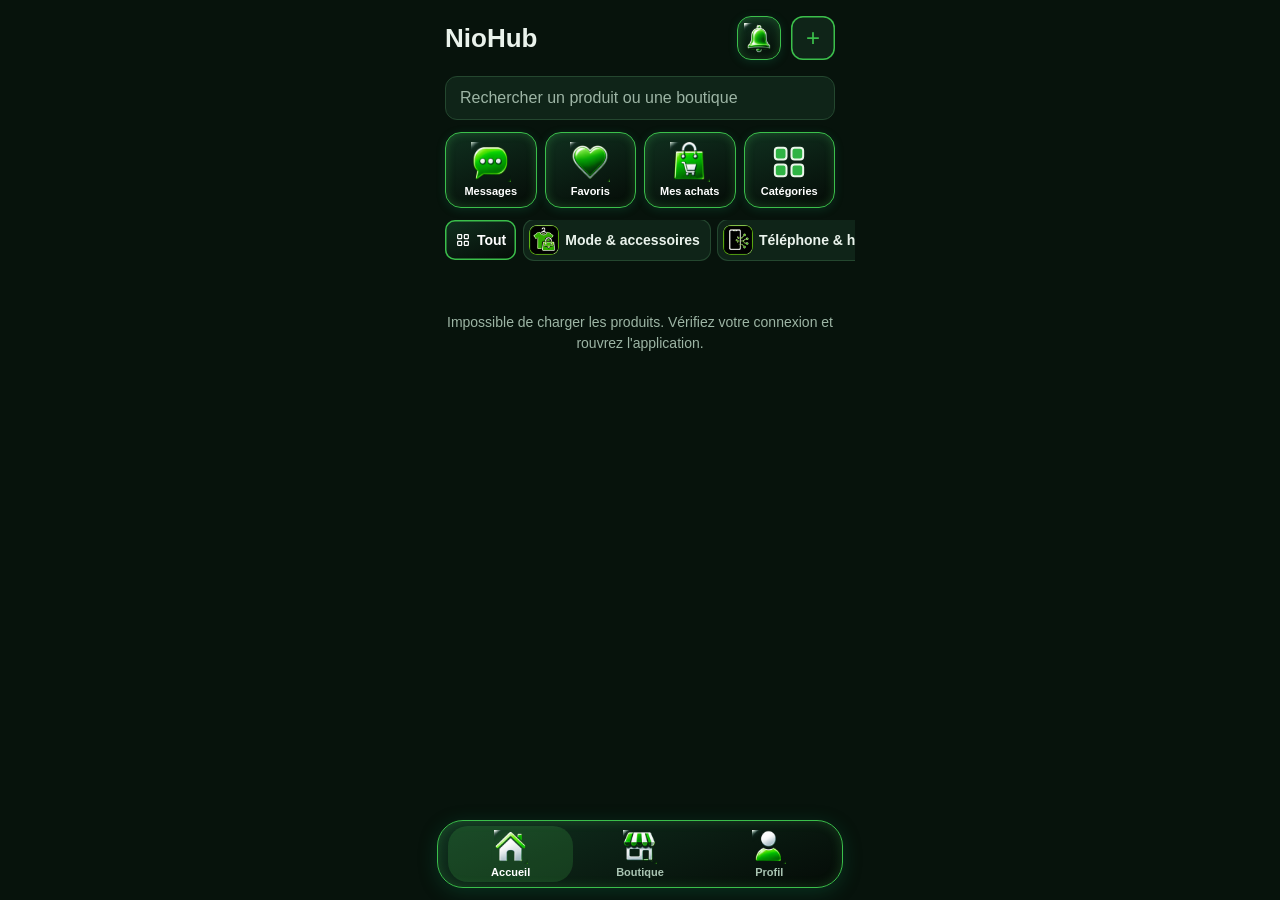
<file: index.html>
<!doctype html>
<html lang="fr" class="sombre">
<head>
<meta charset="utf-8">
<meta name="viewport" content="width=device-width, initial-scale=1, maximum-scale=1, user-scalable=no, interactive-widget=resizes-content">
<title>NioHub</title>
<meta name="description" content="Achetez et vendez près de chez vous, en toute confiance.">
<meta name="theme-color" content="#07130C">
<script src="diagnostic.js"></script>
<script>try{if(localStorage.getItem('niohub_theme')==='clair'){document.documentElement.classList.remove('sombre');document.querySelector('meta[name="theme-color"]').setAttribute('content','#FBF7EE');}}catch(e){}</script>
<link rel="preconnect" href="https://zpmjbggzqwcajjrzfejg.supabase.co" crossorigin>
<link rel="dns-prefetch" href="https://zpmjbggzqwcajjrzfejg.supabase.co">
<link rel="manifest" href="manifest.json">
<link rel="icon" type="image/png" href="icon-192.png">
<link rel="apple-touch-icon" href="apple-touch-icon.png">
<meta name="apple-mobile-web-app-capable" content="yes">
<meta name="mobile-web-app-capable" content="yes">
<meta name="apple-mobile-web-app-title" content="NioHub">
<meta name="apple-mobile-web-app-status-bar-style" content="black">
<link rel="stylesheet" href="style.css">
</head>
<body class="sombre">
<script>if(!document.documentElement.classList.contains('sombre'))document.body.classList.remove('sombre');</script>
<script src="ecran-accueil.js"></script>
<script src="ecran-fiche.js"></script>
<script src="ecran-commande.js"></script>
<script src="ecran-ajout.js"></script>
<script src="ecran-boutique.js"></script>
<script src="ecran-boutique-form.js"></script>
<script src="ecran-mesproduits.js"></script>
<script src="ecran-profil.js"></script>
<script src="ecran-menu.js"></script>
<script src="ecran-statut.js"></script>
<script src="ecran-vitrine.js"></script>
<script src="ecran-bandeau.js"></script>
<script src="ecran-achats.js"></script>
<script src="ecran-raccourcis.js"></script>
<script src="ecran-avis.js"></script>
<script src="ecran-parametres.js"></script>
<script src="ecran-avis-recus.js"></script>
<script src="ecran-fiche-details.js"></script>
<script src="ecran-contact.js"></script>
<script src="ecran-catalogue.js"></script>
<script src="ecran-recherche.js"></script>
<script src="ecran-compte.js"></script>
<script src="ecran-messages.js"></script>
<script src="ecran-notifications.js"></script>
<script src="ecran-boutique-etat.js"></script>
<script src="ecran-pwa.js"></script>
<script src="ecran-details-produit.js"></script>
<script src="ecran-monter.js"></script>
<script src="ecran-liaisons.js"></script>

<script src="version.js"></script>
<script src="config.js"></script>
<script src="donnees-hors-ligne.js"></script>
<script src="donnees-base.js"></script>
<script src="donnees-auth.js"></script>
<script src="donnees-produits.js"></script>
<script src="donnees-boutiques.js"></script>
<script src="donnees-commandes.js"></script>
<script src="donnees-avis.js"></script>
<script src="donnees-profils.js"></script>
<script src="donnees-messages.js"></script>
<script src="donnees-support.js"></script>
<script src="donnees-notifications.js"></script>
<script src="donnees-photos.js"></script>
<script src="bandeau.js"></script>
<script src="app.js"></script>
<script src="commande.js"></script>
<script src="boutique.js"></script>
<script src="compte.js"></script>
<script src="messages.js"></script>
<script src="avis.js"></script>
<script src="statut.js"></script>
<script src="achats.js"></script>
<script src="vitrine.js"></script>
<script src="profil.js"></script>
<script src="parametres.js"></script>
<script src="contact.js"></script>
<script src="notifications.js"></script>
<script src="favoris.js"></script>
<script src="raccourcis.js"></script>
<script src="recherche.js"></script>
<script src="boutique-fiche.js"></script>
<script src="details-produit.js"></script>
<script src="ajout-produit.js"></script>
<script src="fiche-details.js"></script>
<script src="pwa.js"></script>
</body>
</html>
</file>
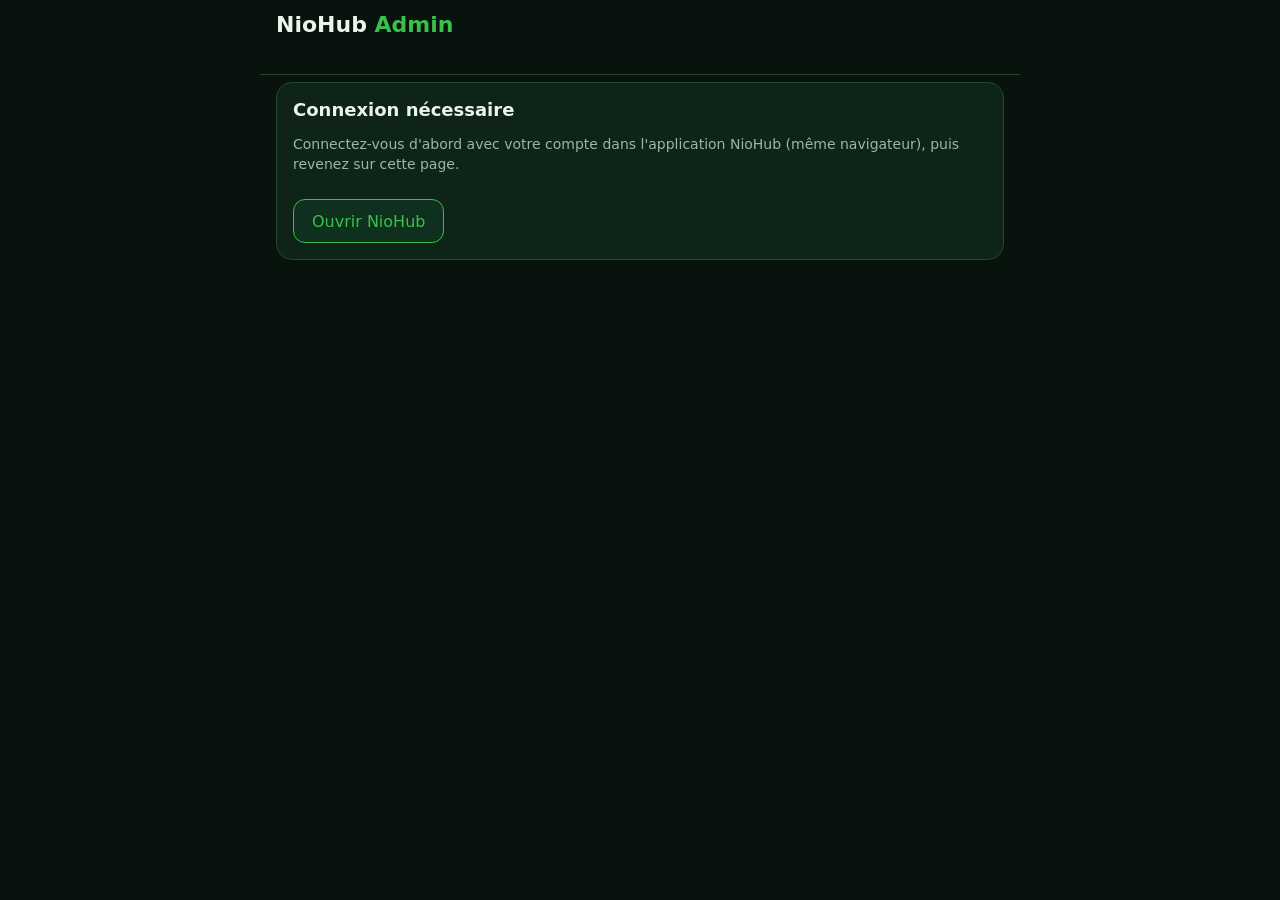
<file: admin.html>
<!DOCTYPE html>
<html lang="fr">
<head>
<meta charset="utf-8">
<meta name="viewport" content="width=device-width, initial-scale=1, viewport-fit=cover">
<meta name="theme-color" content="#07130C">
<meta name="robots" content="noindex, nofollow">
<title>NioHub Admin</title>
<link rel="icon" type="image/png" href="icon-192.png">
<link rel="stylesheet" href="admin.css">
</head>
<body>
<header id="entete">
<div class="entete-gauche"><button id="retour-haut" class="retour-haut" hidden aria-label="Retour">←</button><div class="titre">NioHub <span>Admin</span></div></div>
<div class="entete-droite"><button id="notif-admin" class="notif-admin" hidden>Activer les notifications</button><div id="qui" class="qui"></div></div>
</header>
<nav id="onglets" aria-label="Sections"></nav>
<main id="contenu"><p class="vide">Chargement…</p></main>
<div id="fiche" class="fiche" hidden></div>
<div id="toast" class="toast" hidden></div>
<script src="config.js"></script>
<script src="admin.js"></script>
</body>
</html>
</file>
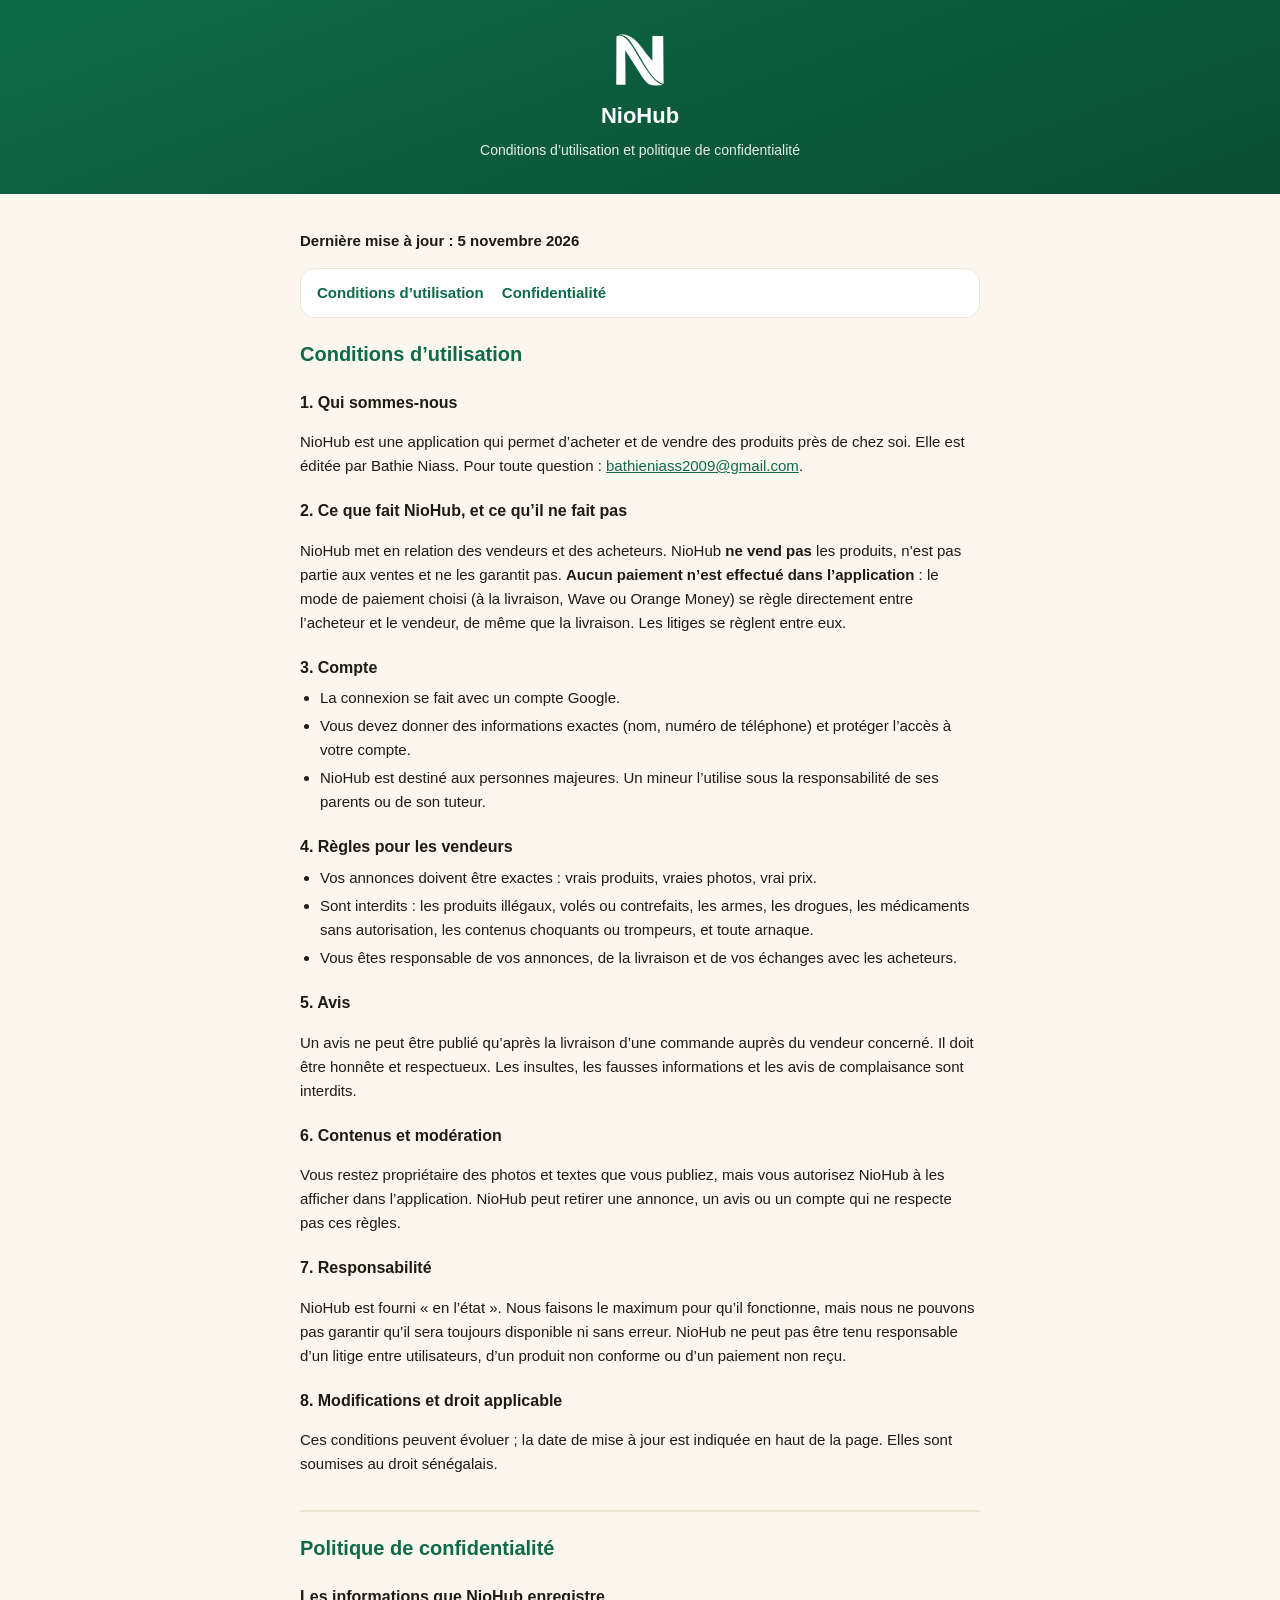
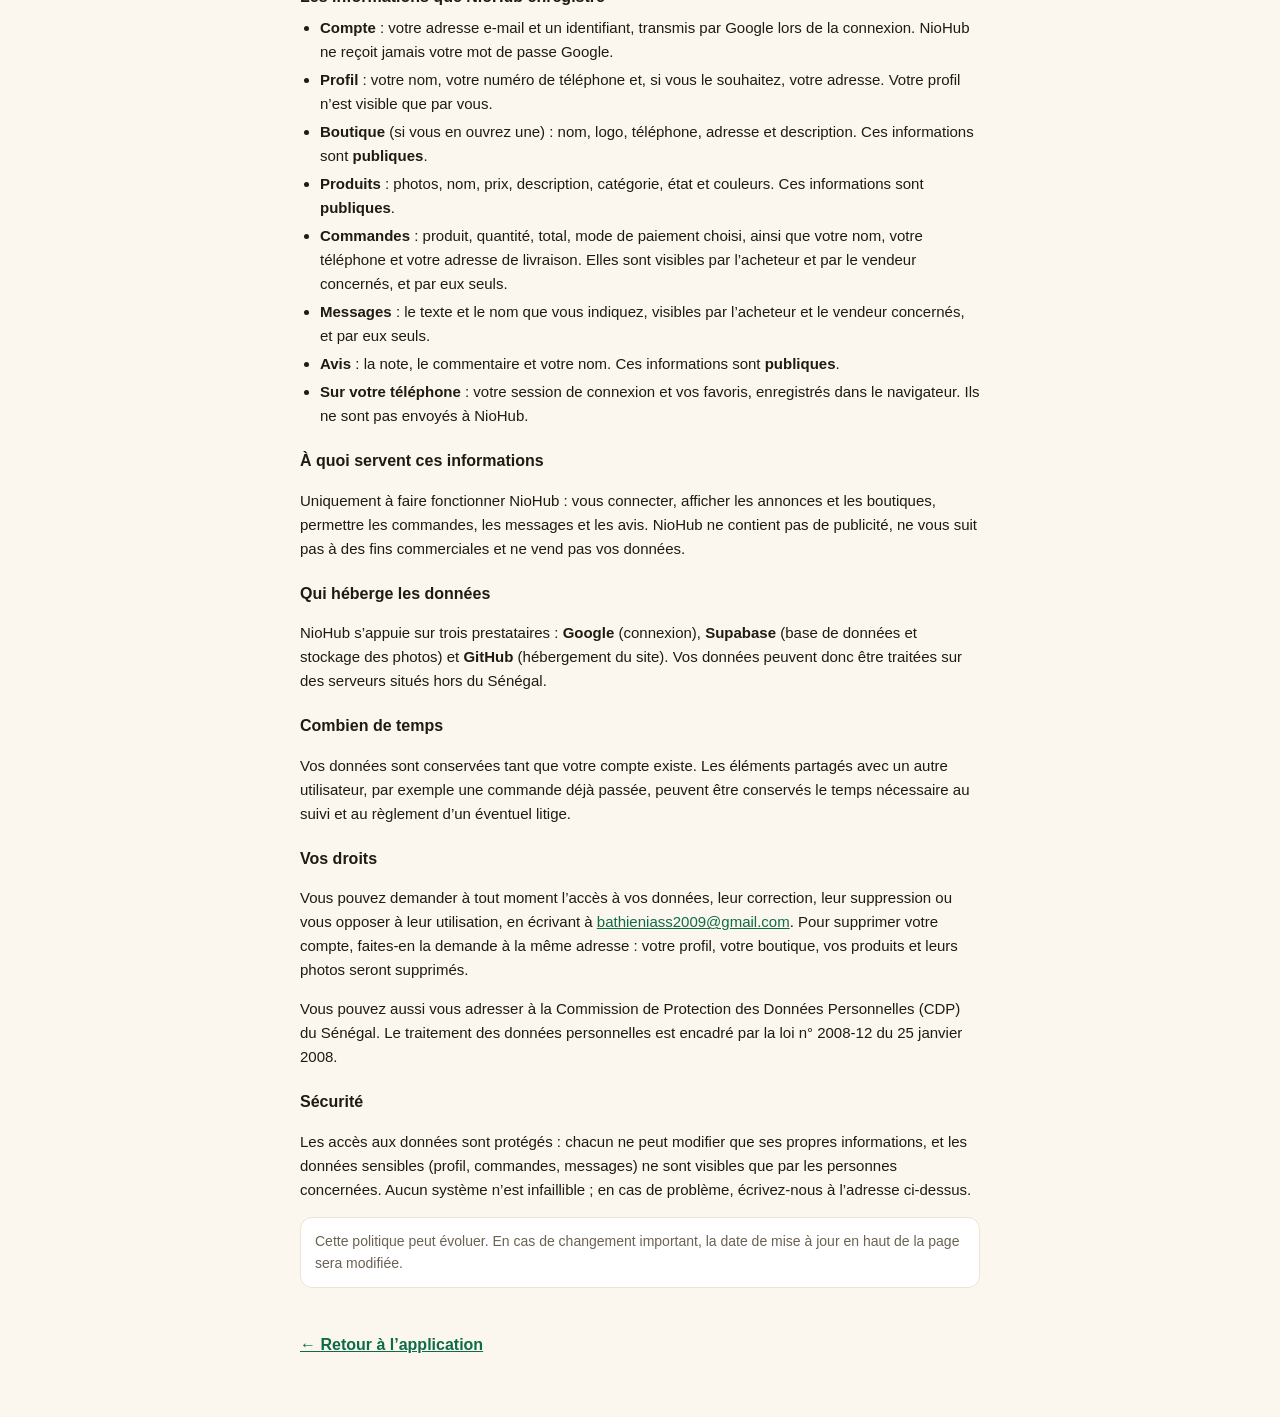
<file: conditions.html>
<!doctype html>
<html lang="fr">
<head>
<meta charset="utf-8">
<meta name="viewport" content="width=device-width, initial-scale=1">
<title>Conditions d’utilisation et confidentialité – NioHub</title>
<meta name="theme-color" content="#0E6B47">
<link rel="icon" type="image/png" href="icon-192.png">
<style>
*{box-sizing:border-box}
body{margin:0;font-family:sans-serif;background:#FBF7EE;color:#1E1A14;line-height:1.6;font-size:16px}
header{background:linear-gradient(160deg,#0E6B47 0%,#0A4D33 100%);color:#fff;padding:28px 20px 32px;text-align:center}
header img{width:64px;height:64px;display:block;margin:0 auto 6px}
header h1{margin:0;font-size:22px;color:#fff}
header p{margin:6px 0 0;font-size:14px;opacity:.9}
main{max-width:720px;margin:0 auto;padding:20px 20px 60px}
nav.sommaire{background:#fff;border:1px solid #EDE5D3;border-radius:14px;padding:12px 16px;margin-bottom:20px;font-size:15px}
nav.sommaire a{color:#0E6B47;font-weight:bold;text-decoration:none;margin-right:14px}
h2{color:#0E6B47;font-size:20px;margin:34px 0 8px;border-top:2px solid #EDE5D3;padding-top:20px}
h3{font-size:16px;margin:20px 0 4px}
p,li{font-size:15px}
ul{padding-left:20px;margin:6px 0}
li{margin:4px 0}
.note{background:#fff;border:1px solid #EDE5D3;border-radius:12px;padding:12px 14px;font-size:14px;color:#6B6254}
mark{background:#FFE08A;padding:0 4px;border-radius:4px;font-weight:bold}
a{color:#0E6B47}
.retour{display:inline-block;margin-top:30px;font-weight:bold}
</style>
</head>
<body>

<header>
<img src="logo-n.png" alt="NioHub">
<h1>NioHub</h1>
<p>Conditions d’utilisation et politique de confidentialité</p>
</header>

<main>
<p><b>Dernière mise à jour : 5 novembre 2026</b></p>

<nav class="sommaire">
<a href="#conditions">Conditions d’utilisation</a>
<a href="#confidentialite">Confidentialité</a>
</nav>

<h2 id="conditions" style="border-top:0;margin-top:10px;padding-top:0">Conditions d’utilisation</h2>

<h3>1. Qui sommes-nous</h3>
<p>NioHub est une application qui permet d’acheter et de vendre des produits près de chez soi. Elle est éditée par Bathie Niass. Pour toute question : <a href="mailto:bathieniass2009@gmail.com">bathieniass2009@gmail.com</a>.</p>

<h3>2. Ce que fait NioHub, et ce qu’il ne fait pas</h3>
<p>NioHub met en relation des vendeurs et des acheteurs. NioHub <b>ne vend pas</b> les produits, n’est pas partie aux ventes et ne les garantit pas. <b>Aucun paiement n’est effectué dans l’application</b> : le mode de paiement choisi (à la livraison, Wave ou Orange Money) se règle directement entre l’acheteur et le vendeur, de même que la livraison. Les litiges se règlent entre eux.</p>

<h3>3. Compte</h3>
<ul>
<li>La connexion se fait avec un compte Google.</li>
<li>Vous devez donner des informations exactes (nom, numéro de téléphone) et protéger l’accès à votre compte.</li>
<li>NioHub est destiné aux personnes majeures. Un mineur l’utilise sous la responsabilité de ses parents ou de son tuteur.</li>
</ul>

<h3>4. Règles pour les vendeurs</h3>
<ul>
<li>Vos annonces doivent être exactes : vrais produits, vraies photos, vrai prix.</li>
<li>Sont interdits : les produits illégaux, volés ou contrefaits, les armes, les drogues, les médicaments sans autorisation, les contenus choquants ou trompeurs, et toute arnaque.</li>
<li>Vous êtes responsable de vos annonces, de la livraison et de vos échanges avec les acheteurs.</li>
</ul>

<h3>5. Avis</h3>
<p>Un avis ne peut être publié qu’après la livraison d’une commande auprès du vendeur concerné. Il doit être honnête et respectueux. Les insultes, les fausses informations et les avis de complaisance sont interdits.</p>

<h3>6. Contenus et modération</h3>
<p>Vous restez propriétaire des photos et textes que vous publiez, mais vous autorisez NioHub à les afficher dans l’application. NioHub peut retirer une annonce, un avis ou un compte qui ne respecte pas ces règles.</p>

<h3>7. Responsabilité</h3>
<p>NioHub est fourni « en l’état ». Nous faisons le maximum pour qu’il fonctionne, mais nous ne pouvons pas garantir qu’il sera toujours disponible ni sans erreur. NioHub ne peut pas être tenu responsable d’un litige entre utilisateurs, d’un produit non conforme ou d’un paiement non reçu.</p>

<h3>8. Modifications et droit applicable</h3>
<p>Ces conditions peuvent évoluer ; la date de mise à jour est indiquée en haut de la page. Elles sont soumises au droit sénégalais.</p>

<h2 id="confidentialite">Politique de confidentialité</h2>

<h3>Les informations que NioHub enregistre</h3>
<ul>
<li><b>Compte</b> : votre adresse e-mail et un identifiant, transmis par Google lors de la connexion. NioHub ne reçoit jamais votre mot de passe Google.</li>
<li><b>Profil</b> : votre nom, votre numéro de téléphone et, si vous le souhaitez, votre adresse. Votre profil n’est visible que par vous.</li>
<li><b>Boutique</b> (si vous en ouvrez une) : nom, logo, téléphone, adresse et description. Ces informations sont <b>publiques</b>.</li>
<li><b>Produits</b> : photos, nom, prix, description, catégorie, état et couleurs. Ces informations sont <b>publiques</b>.</li>
<li><b>Commandes</b> : produit, quantité, total, mode de paiement choisi, ainsi que votre nom, votre téléphone et votre adresse de livraison. Elles sont visibles par l’acheteur et par le vendeur concernés, et par eux seuls.</li>
<li><b>Messages</b> : le texte et le nom que vous indiquez, visibles par l’acheteur et le vendeur concernés, et par eux seuls.</li>
<li><b>Avis</b> : la note, le commentaire et votre nom. Ces informations sont <b>publiques</b>.</li>
<li><b>Sur votre téléphone</b> : votre session de connexion et vos favoris, enregistrés dans le navigateur. Ils ne sont pas envoyés à NioHub.</li>
</ul>

<h3>À quoi servent ces informations</h3>
<p>Uniquement à faire fonctionner NioHub : vous connecter, afficher les annonces et les boutiques, permettre les commandes, les messages et les avis. NioHub ne contient pas de publicité, ne vous suit pas à des fins commerciales et ne vend pas vos données.</p>

<h3>Qui héberge les données</h3>
<p>NioHub s’appuie sur trois prestataires : <b>Google</b> (connexion), <b>Supabase</b> (base de données et stockage des photos) et <b>GitHub</b> (hébergement du site). Vos données peuvent donc être traitées sur des serveurs situés hors du Sénégal.</p>

<h3>Combien de temps</h3>
<p>Vos données sont conservées tant que votre compte existe. Les éléments partagés avec un autre utilisateur, par exemple une commande déjà passée, peuvent être conservés le temps nécessaire au suivi et au règlement d’un éventuel litige.</p>

<h3>Vos droits</h3>
<p>Vous pouvez demander à tout moment l’accès à vos données, leur correction, leur suppression ou vous opposer à leur utilisation, en écrivant à <a href="mailto:bathieniass2009@gmail.com">bathieniass2009@gmail.com</a>. Pour supprimer votre compte, faites-en la demande à la même adresse : votre profil, votre boutique, vos produits et leurs photos seront supprimés.</p>
<p>Vous pouvez aussi vous adresser à la Commission de Protection des Données Personnelles (CDP) du Sénégal. Le traitement des données personnelles est encadré par la loi n° 2008-12 du 25 janvier 2008.</p>

<h3>Sécurité</h3>
<p>Les accès aux données sont protégés : chacun ne peut modifier que ses propres informations, et les données sensibles (profil, commandes, messages) ne sont visibles que par les personnes concernées. Aucun système n’est infaillible ; en cas de problème, écrivez-nous à l’adresse ci-dessus.</p>

<p class="note">Cette politique peut évoluer. En cas de changement important, la date de mise à jour en haut de la page sera modifiée.</p>

<a class="retour" href="./">← Retour à l’application</a>
</main>

</body>
</html>
</file>
<file: style.css>
*{box-sizing:border-box}
html{-webkit-text-size-adjust:100%;touch-action:manipulation;overscroll-behavior-y:contain}
body{overscroll-behavior-y:contain}
/* 16 px minimum : en dessous, l'iPhone zoome tout seul quand on touche un champ */
input,textarea,select{font-size:16px !important}
button{-webkit-tap-highlight-color:transparent}
body{margin:0 auto;max-width:430px;min-height:100vh;font-family:sans-serif;background:#FBF7EE;color:#1E1A14}
header{padding:16px 20px;display:flex;justify-content:space-between;align-items:center}
h1{margin:0;color:#0E6B47;font-size:26px}
.plus{width:44px;height:44px;border:0;border-radius:12px;background:#0E6B47;color:#fff;font-size:24px}
.search{margin:0 20px;padding:12px 14px;border:1px solid #E6DECB;border-radius:12px;background:#fff;color:#6B6254}
.cats{display:grid;grid-template-columns:repeat(4,1fr);gap:8px;padding:14px 20px}
.cat{height:64px;border-radius:14px;display:flex;align-items:flex-end;padding:8px;font-size:12px;font-weight:bold}
.grid{display:grid;grid-template-columns:1fr 1fr;gap:12px;padding:6px 20px 110px}
.card{background:#fff;border:1px solid #EDE5D3;border-radius:14px;overflow:hidden;cursor:pointer}
.img{height:120px}
.info{padding:10px}
.name{font-size:14px;font-weight:bold}
.price{color:#0E6B47;font-weight:bold;margin-top:4px}
nav{position:fixed;bottom:calc(12px + env(safe-area-inset-bottom,0px));left:50%;transform:translateX(-50%);width:calc(100% - 24px);max-width:406px;height:68px;border-radius:26px;background:linear-gradient(160deg,#10301F,#050B07);border:1.5px solid #3BBF4B;box-shadow:0 4px 18px rgba(15,107,70,.35),inset 0 0 12px rgba(80,220,90,.2);display:flex;align-items:center;padding:0 8px;box-sizing:border-box;z-index:20}
nav button{flex:1;height:56px;border:0;background:none;color:#A9C4B2;font-size:11px;font-weight:600;font-family:inherit;display:flex;flex-direction:column;align-items:center;justify-content:center;gap:2px;padding:0;margin:0 2px;border-radius:20px}
nav button.on{background:rgba(80,220,90,.16);color:#fff}
.nav-ic{width:34px;height:34px;flex:none;background:url(icones-nav.png) no-repeat 0 0/102px 34px;background-position:calc(var(--i)*-34px) 0}
.fiche{display:none;padding:0 0 100px}
.fiche .photo{height:280px}
.fiche .corps{padding:18px 20px}
.fiche .prix{color:#0E6B47;font-size:22px;font-weight:bold}
.fiche .titre{font-size:18px;font-weight:bold;margin-top:4px}
.fiche .desc{font-size:14px;color:#6B6254;line-height:1.5;margin-top:10px}
.boutique{background:#fff;border:1px solid #EDE5D3;border-radius:14px;padding:12px;margin-top:16px}
.bar{position:fixed;bottom:0;left:50%;transform:translateX(-50%);width:100%;max-width:430px;padding:12px 20px;background:#fff;border-top:1px solid #E6DECB}
.btn{width:100%;height:52px;border:0;border-radius:12px;background:#0E6B47;color:#fff;font-size:15px;font-weight:bold}
.retour{border:0;background:none;font-size:24px;padding:0 4px}
.page{display:none;padding:0 20px 120px}
.page header{padding:16px 0}
.page label{display:block;font-size:13px;font-weight:bold;margin:14px 0 6px}
.page input,.page textarea{width:100%;padding:12px;border:1px solid #E6DECB;border-radius:12px;background:#fff;font-size:15px;font-family:sans-serif}
.page textarea{height:90px}
.apercu{width:100%;height:200px;border-radius:14px;border:2px dashed #0E6B47;background:#fff;display:flex;align-items:center;justify-content:center;color:#0E6B47;font-weight:bold;margin-top:6px}
.nomboutique{font-size:20px;font-weight:bold;color:#0E6B47}
.liste{background:#fff;border:1px solid #EDE5D3;border-radius:14px;padding:6px 14px;font-size:14px;color:#6B6254;margin-bottom:12px}
.ligne{display:flex;gap:12px;align-items:center;padding:10px 0;border-bottom:1px solid #EDE5D3;color:#1E1A14;font-size:14px;cursor:pointer}
.ligne:last-child{border-bottom:0}
.vignette{width:56px;height:56px;border-radius:12px;flex-shrink:0;background:#D9B26F}
.avatar{width:64px;height:64px;border-radius:32px;background:#F2B233;display:flex;align-items:center;justify-content:center;font-weight:bold;font-size:22px;flex-shrink:0}
.petit{height:40px;padding:0 14px;border:1.5px solid #0E6B47;border-radius:10px;background:#fff;color:#0E6B47;font-weight:bold;font-size:14px}
.btn2{width:100%;height:52px;border-radius:12px;background:#fff;color:#0E6B47;border:1.5px solid #0E6B47;font-size:15px;font-weight:bold;margin-top:10px}
.msg{color:#B4291A;font-size:14px;margin-top:10px;min-height:20px}

/* Boutons désactivés pendant un envoi (publier, commander, enregistrer...) */
.btn:disabled,.btn2:disabled,.btn-plein:disabled{opacity:.6;cursor:default}

/* Format des photos (ancien format-photo.js) */
.card .img{aspect-ratio:9/10 !important;height:auto !important;width:100%}
/* Photo de la fiche et de l'ajout : format d'origine (limité à 2:3 / 3:2), 9:10 par défaut */
#apercu,#fphoto{aspect-ratio:var(--ratio,9/10) !important;height:auto !important;width:100%}
.card{height:auto !important;display:flex;flex-direction:column}
.card .info{position:static !important;padding:8px 4px 4px !important}

/* ===== Barre du haut de l'accueil : elle se replie quand on descend, réapparaît dès qu'on remonte ===== */
#haut{position:sticky;top:0;z-index:30;background:#FBF7EE;padding-bottom:6px}
#haut.compact{box-shadow:0 2px 10px rgba(30,26,20,.08)}
.repliable{display:grid;grid-template-rows:1fr;transition:grid-template-rows .22s ease,opacity .18s ease}
.repliable>.interieur{overflow:hidden;min-height:0}
#haut.compact .repliable{grid-template-rows:0fr;opacity:0}
html,body{overflow-anchor:none}

/* ===== La boutique sur les cartes produits : logo, nom, étoiles et note, adresse ===== */
.vendeur{display:flex;gap:8px;align-items:center;margin-top:8px}
#accueil .search{cursor:pointer}
/* ===== Écran Recherche ===== */
.rch-entete{display:flex;align-items:center;gap:10px}
.rch-entete .recherche{position:static;margin:0;flex:1;min-width:0}
body .page>header.rch-entete{gap:8px}
.rch-btn{width:44px;height:44px;flex-shrink:0;border-radius:12px;display:flex;align-items:center;justify-content:center;padding:0;position:relative}
.rch-btn svg{width:22px;height:22px;fill:none;stroke:currentColor;stroke-width:2;stroke-linecap:round;stroke-linejoin:round}
.rch-btn-go{border:0;background:#0E6B47;color:#fff}
.rch-btn-filtre{border:1.5px solid #0E6B47;background:#fff;color:#0E6B47}
/* Un seul bouton à la fois à droite de la barre : Rechercher avant la recherche, Filtre une fois les résultats affichés */
#recherche.rch-r .rch-btn-go{display:none}
#recherche:not(.rch-r) #rch-filtre{display:none}
.rch-btn-filtre.actif::after{content:'';position:absolute;top:4px;right:4px;width:10px;height:10px;border-radius:5px;background:#E0A52E}
body.sombre .rch-btn-go{background:#0F2418;box-shadow:inset 0 0 0 1.5px #3BBF4B;color:#3BBF4B}
body.sombre .rch-btn-filtre{background:#0F2418;border-color:#24472F;color:#EAF3EC}
/* Fenêtre « Filtrer » */
#filtre-fond{position:fixed;inset:0;z-index:1002;background:rgba(30,26,20,.45);display:none;align-items:flex-end;justify-content:center}
#filtre-boite{width:100%;max-width:430px;max-height:88vh;overflow-y:auto;background:#FBF7EE;border-radius:24px 24px 0 0;padding:18px 18px calc(18px + env(safe-area-inset-bottom));box-shadow:0 -12px 40px rgba(30,26,20,.25)}
#filtre-entete{display:flex;justify-content:space-between;align-items:center;margin-bottom:6px}
#filtre-titre{font-size:18px;font-weight:bold;color:#1E1A14}
.filtre-prix{display:flex;align-items:center;gap:8px;margin:8px 0 18px}
.filtre-prix input{flex:1;min-width:0;height:44px;padding:0 12px;border:1px solid #E6DECB;border-radius:12px;background:#fff;color:#1E1A14;font-family:sans-serif}
.filtre-actions{display:flex;gap:10px}
.filtre-actions .btn,.filtre-actions .btn2{flex:1;width:auto;margin:0}
body.sombre #filtre-fond{background:rgba(0,0,0,.6)}
body.sombre #filtre-boite{background:#07130C;box-shadow:0 -12px 40px rgba(0,0,0,.6)}
body.sombre #filtre-titre{color:#EAF3EC}
body.sombre .filtre-prix input{background:#0F2418;border-color:#24472F;color:#EAF3EC}
body.sombre .filtre-prix{color:#EAF3EC}
.rch-chips{display:flex;flex-wrap:wrap;gap:8px;margin:8px 0 18px}
#rch-actif:empty{display:none}
#rch-actif .rch-chips{margin:4px 0 8px}
#rch-grid{padding:6px 0 110px}
#recherche.rch-s #rch-panneau,#recherche.rch-r #rch-panneau{display:none}
#recherche:not(.rch-r) #rch-resultats{display:none}
#recherche:not(.rch-s) #suggest{display:none}
/* Suggestions : liste sous la barre, nom à gauche, petite photo (logo pour une boutique) à droite */
#recherche #suggest{position:static;margin:4px 0 0;border:0;box-shadow:none;background:transparent;border-radius:0;overflow:visible}
#recherche #suggest button{display:flex;align-items:center;gap:10px;padding:10px 4px;background:transparent}
.sug-txt{flex:1;min-width:0;overflow:hidden;text-overflow:ellipsis;white-space:nowrap}
.sug-photo{width:44px;height:44px;border-radius:10px;flex-shrink:0;display:flex;align-items:center;justify-content:center;font-weight:bold;font-size:16px;color:#1E1A14;background:#D9B26F}
.sug-photo.rond{border-radius:22px}
.sug-vide{padding:24px 8px;text-align:center;color:#6B6254;font-size:14px;line-height:1.5}
body.sombre #recherche #suggest{background:transparent;border:0;box-shadow:none}
body.sombre #recherche #suggest button{background:transparent;color:#EAF3EC}
body.sombre .sug-vide{color:#9DB5A5}
.vendeur[data-action]{cursor:pointer}
.v-avatar{width:30px;height:30px;border-radius:15px;flex-shrink:0;background:#F2B233;display:flex;align-items:center;justify-content:center;font-weight:bold;font-size:13px}
.v-txt{min-width:0;flex:1;display:flex;align-items:baseline;gap:6px}
.v-nom{font-size:13px;font-weight:bold;white-space:nowrap;overflow:hidden;text-overflow:ellipsis;flex:1 1 auto;min-width:0}
.v-note{font-size:11px;color:#1E1A14;white-space:nowrap;flex:none}
.v-etoiles{color:#F2B233}
.v-nb{color:#6B6254}
.v-lieu{display:flex;gap:4px;align-items:center;margin-top:5px;font-size:12px;color:#6B6254}
.v-lieu span{white-space:nowrap;overflow:hidden;text-overflow:ellipsis;min-width:0}
.v-lieu svg{flex-shrink:0}

/* ===== Numéro sénégalais : +221 devant le champ ===== */
.champ-tel{display:flex;align-items:stretch;border:1px solid #E6DECB;border-radius:12px;background:#fff;overflow:hidden}
.champ-tel .indicatif{display:flex;align-items:center;padding:0 12px;font-weight:bold;font-size:16px;color:#6B6254;background:#F7F4EC;border-right:1px solid #EDE5D3}
.champ-tel input{border:0 !important;border-radius:0 !important;flex:1;min-width:0;width:auto !important}
.champ-tel:focus-within{border-color:#0E6B47}

/* La liste de suggestions vide ne doit pas laisser une fine ligne sous la recherche */
#suggest:empty{display:none}
/* Barre repliée : un peu d'air au-dessus de la recherche */
#haut{transition:padding-top .2s ease}
#haut.compact{padding-top:10px}

/* ---- Bandeaux (remplacent les alertes du navigateur) ---- */
#bandeaux{position:fixed;top:0;left:50%;transform:translateX(-50%);width:100%;max-width:430px;padding:calc(env(safe-area-inset-top,0px) + 10px) 14px 0;z-index:1000;pointer-events:none}
.bandeau{pointer-events:auto;display:flex;align-items:flex-start;gap:10px;padding:12px 10px 12px 12px;border-radius:14px;background:#fff;border:1px solid #EDE5D3;border-left:5px solid #0E6B47;box-shadow:0 6px 20px rgba(30,26,20,.14);font-size:14px;line-height:1.45;color:#1E1A14;cursor:pointer;animation:bandeau-entree .25s ease-out}
.bandeau.sortie{animation:bandeau-sortie .25s ease-in forwards}
.bandeau-icone{flex:none;width:22px;height:22px;border-radius:50%;display:flex;align-items:center;justify-content:center;font-size:13px;font-weight:bold;color:#fff;background:#0E6B47}
.bandeau-texte{flex:1;white-space:pre-line;padding-top:1px}
.bandeau-fermer{flex:none;border:0;background:none;color:#6B6254;font-size:20px;line-height:1;padding:0 4px;cursor:pointer}
.bandeau.succes{border-left-color:#0E6B47;background:#F1F8F3}
.bandeau.succes .bandeau-icone{background:#0E6B47}
.bandeau.info{border-left-color:#C9962B;background:#FFFBF2}
.bandeau.info .bandeau-icone{background:#C9962B}
.bandeau.erreur{border-left-color:#B3412E;background:#FDF3F0}
.bandeau.erreur .bandeau-icone{background:#B3412E}
@keyframes bandeau-entree{from{opacity:0;transform:translateY(-16px)}to{opacity:1;transform:none}}
@keyframes bandeau-sortie{to{opacity:0;transform:translateY(-16px)}}
@media (prefers-reduced-motion:reduce){.bandeau,.bandeau.sortie{animation:none}}

/* ---- Fenêtre de confirmation (remplace confirm() du navigateur) ---- */
.confirm-fond{position:fixed;inset:0;z-index:1001;background:rgba(30,26,20,.45);display:flex;align-items:center;justify-content:center;padding:24px;animation:confirm-fondu .2s ease-out}
.confirm-fond.sortie{animation:confirm-fondu .2s ease-in reverse forwards}
.confirm-boite{width:100%;max-width:360px;background:#FBF7EE;border-radius:18px;padding:22px 20px 18px;box-shadow:0 12px 40px rgba(30,26,20,.3);animation:confirm-entree .22s ease-out}
.confirm-titre{font-size:18px;font-weight:bold;color:#1E1A14}
.confirm-texte{font-size:15px;line-height:1.5;color:#6B6254;margin-top:8px;white-space:pre-line}
.confirm-actions{display:flex;gap:10px;margin-top:20px}
.confirm-actions button{flex:1;height:48px;border-radius:12px;font-size:15px;font-weight:bold;cursor:pointer}
.confirm-non{border:1px solid #E6DECB;background:#fff;color:#1E1A14}
.confirm-oui{border:0;background:#0E6B47;color:#fff}
.confirm-oui.danger{background:#B3412E}
.confirm-actions button:focus-visible{outline:3px solid #F2B233;outline-offset:2px}
@keyframes confirm-fondu{from{opacity:0}to{opacity:1}}
@keyframes confirm-entree{from{opacity:0;transform:scale(.94)}to{opacity:1;transform:none}}
@media (prefers-reduced-motion:reduce){.confirm-fond,.confirm-fond.sortie,.confirm-boite{animation:none}}

/* ---- Accueil sans produits ---- */
.vide{grid-column:1/-1;text-align:center;color:#6B6254;font-size:14px;line-height:1.5;padding:40px 16px}
.accueil-vide{grid-column:1/-1;background:#fff;border:1px solid #EDE5D3;border-radius:18px;padding:28px 22px 18px;text-align:center;margin-top:6px}
.accueil-vide-logo{width:64px;height:64px;border-radius:16px;background:#0E6B47;object-fit:contain;padding:10px}
.accueil-vide-titre{font-size:20px;font-weight:bold;color:#0E6B47;margin-top:14px}
.accueil-vide-texte{font-size:14px;line-height:1.55;color:#6B6254;margin:8px 0 20px}
.accueil-vide-lien{border:0;background:none;color:#0E6B47;font-size:14px;font-weight:bold;padding:14px 8px 4px;cursor:pointer;text-decoration:underline;text-underline-offset:3px}

/* ===== Icônes NioHub (planches de la maquette) ===== */
.icone-liste{width:36px;height:36px;flex:none;border-radius:10px;background:url(icones-liste.png) no-repeat 0 0/576px 36px;background-position:calc(var(--i)*-36px) 0}
#profil .ligne{min-height:60px;padding:12px 0}
.tuiles{display:grid;grid-template-columns:repeat(4,1fr);gap:8px;margin-top:16px}
.tuile{position:relative;height:76px;border-radius:16px;background:linear-gradient(160deg,#10301F,#050B07);border:1.5px solid #3BBF4B;box-shadow:0 2px 8px rgba(15,107,70,.3),inset 0 0 10px rgba(80,220,90,.25);display:flex;flex-direction:column;align-items:center;justify-content:center;gap:3px;padding:0;font-size:11px;font-weight:600;font-family:inherit;color:#fff;white-space:nowrap}
.tuile.large{grid-column:span 4;flex-direction:row;gap:12px;font-size:16px;font-weight:700}
.gb-ic{width:40px;height:40px;flex:none;background:url(icones-boutique.png) no-repeat 0 0/200px 40px;background-position:calc(var(--i)*-40px) 0}
.tuile .pastille{position:absolute;top:6px;right:8px;min-width:18px;height:18px;padding:0 5px;border-radius:9px;background:#E0A52E;color:#2A1B00;font-size:11px;font-weight:bold;line-height:18px;text-align:center}

/* ===== Thème sombre (toutes les pages sauf l'accueil) : palette de la maquette ===== */
html.sombre{background:#07130C}
body.sombre{background:#07130C;color:#EAF3EC}
body.sombre .page h1,body.sombre .nomboutique,body.sombre .fiche .titre,body.sombre #fnom,body.sombre .page .titre-ecran,body.sombre .entete-ecran .titre-ecran{color:#EAF3EC}
body.sombre .retour{color:#EAF3EC}
body.sombre .chat-action{background:#0F2418;border-color:#24472F;color:#EAF3EC}
body.sombre .card,body.sombre .liste,body.sombre .boutique,body.sombre .chat-produit,body.sombre .accueil-vide{background:#0F2418;border-color:#24472F;color:#EAF3EC}
body.sombre .page input,body.sombre .page textarea,body.sombre .champ-tel,body.sombre .bulle.autre,body.sombre #chat .chat-saisie input,body.sombre #dp-card,body.sombre .dp-choix,body.sombre #dp-card #desc{background:#0F2418;border-color:#24472F;color:#EAF3EC}
body.sombre .page input::placeholder,body.sombre .page textarea::placeholder,body.sombre #chat .chat-saisie input::placeholder{color:#6F8A78}
body.sombre .champ-tel input{background:transparent;color:#EAF3EC}
body.sombre .champ-tel .indicatif{background:#10301F;color:#9DB5A5;border-right-color:#24472F}
body.sombre .champ-tel:focus-within,body.sombre .page input:focus,body.sombre .page textarea:focus{border-color:#3BBF4B;outline:none}
body.sombre .apercu{background:#0F2418;border-color:#3BBF4B;color:#3BBF4B}
body.sombre .ligne{color:#EAF3EC;border-bottom-color:#24472F}
body.sombre .conv{border-bottom-color:#24472F}
body.sombre .conv-nom,body.sombre .conv.nonlu .conv-apercu,body.sombre .v-note,body.sombre .name{color:#EAF3EC}
body.sombre .conv-apercu,body.sombre .conv-heure,body.sombre .chat-jour,body.sombre .chat-vide,body.sombre .fiche .desc,body.sombre .titre-section,body.sombre .vide,body.sombre #fcat,body.sombre #fd-desc-titre,body.sombre #fd-details .fd-label,body.sombre .dp-label,body.sombre .v-nb,body.sombre .v-lieu,body.sombre .accueil-vide-texte{color:#9DB5A5}
body.sombre .fiche .prix,body.sombre #fprix,body.sombre .price,body.sombre .cp-prix,body.sombre .cp-voir,body.sombre .conv-produit,body.sombre .accueil-vide-titre,body.sombre .dp-choix.on{color:#3BBF4B}
body.sombre .btn,body.sombre .btn-plein{background:linear-gradient(160deg,#10301F,#050B07);border:1.5px solid #3BBF4B;color:#fff;box-shadow:0 2px 8px rgba(15,107,70,.3),inset 0 0 10px rgba(80,220,90,.25)}
body.sombre .btn2,body.sombre .petit{background:#0F2418;color:#3BBF4B;border-color:#3BBF4B}
body.sombre .bar,body.sombre .chat-saisie,body.sombre .entete-ecran{background:#07130C;border-top-color:#24472F}
body.sombre .msg,body.sombre .chat-saisie .chat-erreur{color:#FF8A7E}
body.sombre .chat-sujet span{background:#10301F;color:#3BBF4B}
body.sombre .chat-action.appel svg{stroke:#3BBF4B}
body.sombre .dp-row,body.sombre #fd-details .fd-ligne{border-top-color:#24472F;color:#EAF3EC}
body.sombre .dp-valeur,body.sombre .dp-chev,body.sombre .dp-sw,body.sombre .dp-choix,body.sombre #fd-details .fd-val{color:#EAF3EC}
body.sombre .dp-choix,body.sombre #dp-card #desc{border-top-color:#24472F}
body.sombre .dp-sw.on .dp-pastille{box-shadow:0 0 0 2px #07130C,0 0 0 3px #3BBF4B}
body.sombre .bandeau{background:#0F2418;border-color:#24472F;color:#EAF3EC}
body.sombre .bandeau.succes{background:#10301F}
body.sombre .bandeau.info{background:#2B2210}
body.sombre .bandeau.erreur{background:#2E1511}
body.sombre .bandeau-fermer{color:#9DB5A5}
body.sombre .confirm-boite{background:#0F2418}
body.sombre .confirm-titre{color:#EAF3EC}
body.sombre .confirm-texte{color:#9DB5A5}
body.sombre .confirm-non{background:#0F2418;border-color:#24472F;color:#EAF3EC}
body.sombre [style*="color:#6B6254"]{color:#9DB5A5 !important}
body.sombre [style*="color:#1E1A14"]{color:#EAF3EC !important}
body.sombre [style*="color:#B4291A"]{color:#FF8A7E !important}
body.sombre [style*="color:#0E6B47"]{color:#3BBF4B !important}
body.sombre [style*="border-top:1px solid #EDE5D3"]{border-top-color:#24472F !important}

/* ===== Bouton Modifier (maquette) ===== */
.btn-modif{height:44px;padding:0 16px 0 10px;border:0;border-radius:14px;background:#0F2418;box-shadow:inset 0 0 0 1.5px #3BBF4B;color:#3BBF4B;font-size:15px;font-weight:700;font-family:inherit;display:flex;align-items:center;gap:6px}
.crayon{width:28px;height:28px;flex:none;background:url(icone-crayon.png) no-repeat center/contain}

/* ===== Accueil en sombre (tout NioHub est maintenant sombre) ===== */
body.sombre #haut{background:#07130C}
body.sombre #haut.compact{box-shadow:0 2px 10px rgba(0,0,0,.45)}
body.sombre #accueil h1{color:#EAF3EC}
body.sombre .plus{background:#0F2418;box-shadow:inset 0 0 0 1.5px #3BBF4B;color:#3BBF4B}
body.sombre .search,body.sombre #q{background:#0F2418;border-color:#24472F;color:#9DB5A5}
body.sombre #q{color:#EAF3EC}
body.sombre #q::placeholder{color:#6F8A78}
body.sombre #q:focus{border-color:#3BBF4B}
body.sombre #suggest{background:#0F2418;border-color:#24472F;box-shadow:0 10px 24px rgba(0,0,0,.5)}
body.sombre #suggest button{background:#0F2418;border-bottom-color:#24472F;color:#EAF3EC}
body.sombre #suggest b{color:#3BBF4B}
body.sombre .tag-b{background:#10301F;color:#3BBF4B}
body.sombre .tag-p{background:#2B2210;color:#E0A52E}
body.sombre .filtre{background:#0F2418;color:#EAF3EC;box-shadow:0 0 0 1px #24472F}
body.sombre .filtre.on{background:linear-gradient(160deg,#10301F,#050B07);box-shadow:inset 0 0 0 1.5px #3BBF4B;color:#fff}
body.sombre .cat-tout{stroke:#3BBF4B}
body.sombre .on .cat-tout{stroke:#fff}
body.sombre #categories-fond{background:rgba(0,0,0,.6)}
body.sombre #categories-boite{background:#07130C;box-shadow:0 -12px 40px rgba(0,0,0,.6)}
body.sombre #categories-titre{color:#EAF3EC}
body.sombre .categorie-item{background:#0F2418;border-color:#24472F;color:#EAF3EC}
body.sombre .categorie-item.on{background:linear-gradient(160deg,#10301F,#050B07);border-color:#3BBF4B;color:#fff}
body.sombre .bandeau-install{background:#10301F;border-color:#24472F}
body.sombre .accueil-vide-logo{background:#10301F}

/* ===== Écran de connexion en sombre (l'en-tête vert de la marque reste) ===== */
body.sombre #auth{background:#07130C}
body.sombre .auth-carte{background:#0F2418;border-color:#24472F;box-shadow:0 12px 32px rgba(0,0,0,.5)}
body.sombre .auth-carte h2{color:#EAF3EC}
body.sombre .auth-carte p,body.sombre .auth-pied{color:#9DB5A5}
body.sombre .g-enveloppe{background:#10301F;border-color:#24472F}
body.sombre .auth-champs input{background:#0F2418;border-color:#24472F;color:#EAF3EC}
body.sombre .auth-lien{color:#3BBF4B}

/* ===== Paramètres : choix du thème ===== */
.theme-choix{display:grid;grid-template-columns:1fr 1fr;gap:10px}
.theme-opt{height:56px;border:1.5px solid #E6DECB;border-radius:14px;background:#fff;color:#1E1A14;font-size:15px;font-weight:bold;font-family:inherit}
.theme-opt.on{border-color:#0E6B47;background:#E1F1E8;color:#0E6B47}
body.sombre .theme-opt{background:#0F2418;border-color:#24472F;color:#EAF3EC}
body.sombre .theme-opt.on{border-color:#3BBF4B;box-shadow:inset 0 0 0 1px #3BBF4B;color:#3BBF4B}

/* ===== Thème clair : icônes sans fond noir (avec un fin contour vert pour rester visibles) ===== */
body:not(.sombre) .icone-liste{background-image:url(icones-liste-clair.png);border-radius:0;filter:drop-shadow(0 0 1px rgba(5,50,20,.85)) drop-shadow(0 0 1px rgba(5,50,20,.55))}
body:not(.sombre) .icone-liste[style*="gradient"]{background:none !important;box-shadow:none !important;filter:none}
body:not(.sombre) .cat-ic{background-image:url(icones-categories-clair.png);border-radius:0;filter:drop-shadow(0 0 1px rgba(5,50,20,.85)) drop-shadow(0 0 1px rgba(5,50,20,.55))}

/* ===== Bouton retour (icône de la maquette) et en-têtes fixes ===== */
body .retour,body .retour-carre{width:44px;height:44px;flex:none;padding:0;border:0;border-radius:14px;background:#0F2418 url(icone-retour.png) no-repeat center/32px;box-shadow:inset 0 0 0 1px #24472F;font-size:0;color:transparent}
body .page>header,body .fiche>header,body .page>.entete-ecran{position:sticky;top:0;z-index:15;background:#FBF7EE;margin:0 -20px;padding:16px 20px 10px;min-height:44px;box-sizing:content-box}
body .fiche>header{margin:0}
body .page>header:has(>.retour){justify-content:flex-start;gap:14px}
body .page>header>span:empty,body .fiche>header>span:empty{display:none}
body .page>header>.retour+span,body .fiche>header>.retour+span,body .entete-ecran .titre-ecran{font-size:26px !important;font-weight:800 !important;min-width:0;flex:1;white-space:nowrap;overflow:hidden;text-overflow:ellipsis}
body #chat .entete-ecran .titre-ecran{font-size:17px !important}
body .entete-ecran{margin:0 -20px;padding:14px 20px 10px}
body.sombre .page>header,body.sombre .fiche>header,body.sombre .page>.entete-ecran,body.sombre .entete-ecran{background:#07130C}

/* ===== Chargement lent / hors ligne ===== */
.sk-carte{height:230px;border-radius:14px;background:linear-gradient(90deg,#EDE5D3 25%,#F6F0E2 37%,#EDE5D3 63%);background-size:400% 100%;animation:sk-defile 1.4s ease infinite}
body.sombre .sk-carte{background:linear-gradient(90deg,#0F2418 25%,#17331F 37%,#0F2418 63%);background-size:400% 100%}
@keyframes sk-defile{0%{background-position:100% 50%}100%{background-position:0 50%}}
.fin-liste{grid-column:1/-1;text-align:center;color:#6B6254;font-size:14px;padding:18px 10px 6px;display:flex;align-items:center;justify-content:center;gap:8px}
body.sombre .fin-liste{color:#9DB5A5}
.roue{width:16px;height:16px;border-radius:50%;border:2px solid #0E6B47;border-top-color:transparent;animation:roue-tourne .8s linear infinite;flex:none}
body.sombre .roue{border-color:#3BBF4B;border-top-color:transparent}
@keyframes roue-tourne{to{transform:rotate(360deg)}}

/* ===== Ajout de produit en 3 écrans ===== */
.ep-etape{font-size:13px;font-weight:bold;color:#6B6254;margin:4px 0 8px}
.etape{display:none}
.etape.on{display:block}
#ajout .apercu{height:260px}
.ap-miniatures{display:flex;align-items:center;gap:10px;margin-top:14px;flex-wrap:wrap}
.ap-case{position:relative;width:72px;height:72px;border-radius:12px;border:0;flex:none}
.ap-plus{border:2px dashed #0E6B47;background:#fff;color:#0E6B47;font-size:30px;font-weight:bold;display:flex;align-items:center;justify-content:center;padding:0}
.ap-x{position:absolute;top:-7px;right:-7px;width:24px;height:24px;border-radius:12px;border:0;background:#B4291A;color:#fff;font-size:16px;line-height:24px;padding:0}
.ap-legende{font-size:13px;color:#6B6254;flex:1;min-width:110px}
.ep-aide{font-size:12px;color:#6B6254;margin-top:10px}
.ep-grande{width:100%;height:240px;border-radius:16px;margin-top:6px}

.ep-petites{display:flex;gap:8px;margin-top:8px}
.ap-petite{width:64px;height:64px;border-radius:10px;flex:none}
.ep-nom{font-size:22px;font-weight:800;margin:14px 0 4px;word-break:break-word}
.ep-barre{position:fixed;bottom:0;left:50%;transform:translateX(-50%);width:100%;max-width:430px;box-sizing:border-box;padding:12px 20px calc(12px + env(safe-area-inset-bottom,0px));display:flex;gap:12px;background:#FBF7EE;border-top:1px solid #E6DECB;z-index:30}
.ep-barre .btn,.ep-barre .btn2{flex:1;width:auto;margin:0;height:50px}
.fphotos{display:none;gap:8px;padding:10px 20px 0}
.fphoto-mini{width:56px;height:56px;border-radius:10px;border:2px solid transparent;padding:0;flex:none}
.fphoto-mini.on{border-color:#0E6B47}
body.sombre .ep-etape,body.sombre .ep-aide,body.sombre .ap-legende{color:#9DB5A5}
body.sombre .ap-plus{background:#0F2418;border-color:#3BBF4B;color:#3BBF4B}
body.sombre .ep-nom{color:#EAF3EC}
body.sombre .ep-barre{background:#07130C;border-top-color:#24472F}
body.sombre .fphoto-mini.on{border-color:#3BBF4B}
#ajout.clavier .ep-barre{display:none}
.ep-barre{align-items:center}
.ep-barre>button{margin:0 !important;height:50px;box-sizing:border-box}

/* ===== Notifications : cloche, pastilles, liste ===== */
.actions-haut{display:flex;align-items:center;gap:10px}
.cloche{position:relative;width:44px;height:44px;border-radius:14px;border:1.5px solid #3BBF4B;background:linear-gradient(160deg,#10301F,#050B07);box-shadow:0 2px 8px rgba(15,107,70,.3),inset 0 0 10px rgba(80,220,90,.25);display:flex;align-items:center;justify-content:center;padding:0}
.cloche-ic{width:30px;height:30px;background:url(icones-favoris.png) no-repeat 0 0/60px 30px;background-position:-30px 0}
.pastille-cloche{position:absolute;top:-6px;right:-6px;min-width:18px;height:18px;padding:0 5px;border-radius:9px;background:#E0A52E;color:#2A1B00;font-size:11px;font-weight:bold;line-height:18px;text-align:center;border:2px solid #FBF7EE;box-sizing:content-box}
body.sombre .pastille-cloche{border-color:#07130C}
.pastille-liste{min-width:20px;height:20px;padding:0 6px;margin-right:6px;border-radius:10px;background:#E0A52E;color:#2A1B00;font-size:11px;font-weight:bold;line-height:20px;text-align:center}
.notif-item{align-items:flex-start;gap:12px}
.notif-point{width:10px;height:10px;border-radius:5px;background:#E0A52E;margin-top:5px;flex:none}
.notif-texte{font-size:13px;color:#6B6254;overflow:hidden;text-overflow:ellipsis;white-space:nowrap}
.notif-heure{font-size:12px;color:#6B6254;flex:none;white-space:nowrap}
.notif-tout{margin:12px 0 4px;height:40px;padding:0 14px;border-radius:12px;border:1px solid #0E6B47;background:none;color:#0E6B47;font-weight:bold;font-size:14px;font-family:inherit}
body.sombre .notif-texte,body.sombre .notif-heure{color:#9DB5A5}
body.sombre .notif-tout{border-color:#3BBF4B;color:#3BBF4B}

/* ===== Pastilles de nouveautés : un peu plus grandes, placées plus haut à droite ===== */
body .badge{top:2px;right:2px;min-width:22px;height:22px;padding:0 6px;border-radius:11px;font-size:12px;line-height:22px}
body .tuile .pastille{top:2px;right:2px;min-width:22px;height:22px;padding:0 6px;border-radius:11px;font-size:12px;line-height:22px}
body .pastille-cloche{top:-10px;right:-10px;min-width:20px;height:20px;padding:0 5px;border-radius:12px;font-size:12px;line-height:20px}
body .pastille-liste{min-width:24px;height:24px;border-radius:12px;font-size:12px;line-height:24px}
nav button{position:relative}
.pastille-nav{position:absolute;top:0;left:calc(50% + 6px);min-width:22px;height:22px;padding:0 5px;border-radius:11px;background:#E0A52E;color:#2A1B00;font-size:12px;font-weight:bold;line-height:18px;text-align:center;border:2px solid #07130C;box-sizing:border-box}

/* ===== Champs écrits directement dans le code avec un fond blanc (avis, choix du paiement…) : lisibles en thème sombre ===== */
body.sombre #av-texte,body.sombre #cmd-paiement,body.sombre select,body.sombre [style*="background:#fff"]{background:#0F2418 !important;color:#EAF3EC !important;border-color:#24472F !important}
body.sombre #av-texte::placeholder{color:#6F8A78}
body.sombre select option{background:#0F2418;color:#EAF3EC}

/* ===== Fenêtre « Activez les notifications » ===== */
.dnotif-fond{position:fixed;inset:0;z-index:2000;background:rgba(0,0,0,.55);display:flex;align-items:flex-end;justify-content:center;padding:16px calc(16px) calc(16px + env(safe-area-inset-bottom,0px))}
.dnotif-carte{width:100%;max-width:420px;box-sizing:border-box;background:#fff;border:1px solid #E6DECB;border-radius:24px;padding:24px 20px 18px;text-align:center;box-shadow:0 12px 40px rgba(0,0,0,.35)}
.dnotif-ic{width:64px;height:64px;margin:0 auto 12px;background:url(icones-favoris.png) no-repeat 0 0/128px 64px;background-position:-64px 0}
.dnotif-titre{margin:0 0 8px;font-size:21px;font-weight:800;color:#1E1A14}
.dnotif-texte{margin:0 0 18px;font-size:15px;line-height:1.45;color:#6B6254}
.dnotif-oui{display:block;width:100%;height:52px;border-radius:14px;border:1.5px solid #3BBF4B;background:linear-gradient(160deg,#10301F,#050B07);color:#fff;font-size:16px;font-weight:700;font-family:inherit}
.dnotif-non{display:block;width:100%;height:46px;margin-top:8px;border:0;background:none;color:#6B6254;font-size:15px;font-weight:600;font-family:inherit}
body.sombre .dnotif-carte{background:#0F2418;border-color:#24472F}
body.sombre .dnotif-titre{color:#EAF3EC}
body.sombre .dnotif-texte,body.sombre .dnotif-non{color:#9DB5A5}

/* ===== Fiche produit de l'accueil : comme dans la maquette (nom et prix serrés, adresse sous le nom de la boutique) ===== */
body .card .info{padding:7px 8px 8px !important}
body .card .name{font-size:15px;font-weight:600;line-height:1.2}
body .card .price{font-size:20px;font-weight:800;line-height:1.1;margin-top:1px;margin-bottom:6px}
body .card .vendeur{margin-top:0;gap:6px;align-items:center}
body .card .v-avatar{width:32px;height:32px;border-radius:16px;font-size:12px}
body .card .v-txt{display:flex;flex-direction:column;align-items:stretch;justify-content:center;gap:1px;min-width:0;flex:1;line-height:14px}
.v-ligne{display:flex;align-items:center;gap:4px;min-width:0}
body .card .v-nom{font-size:13px;font-weight:600}
body .card .v-note{font-size:12px;flex:none}
body .card .v-lieu{margin-top:0;font-size:12px;line-height:14px}
.v-nouveau{display:inline-block;background:#F6E6BF;color:#5A3F04;font-size:10px;line-height:14px;font-weight:700;padding:0 6px;border-radius:7px}
body.sombre .v-nouveau{background:#2B2210;color:#E0A52E}

/* Prix sur une seule ligne, même pour 100 000 000 FCFA */
body .card .price{white-space:nowrap;overflow:hidden;text-overflow:clip}
body .card .price.p18{font-size:18px}
body .card .price.p17{font-size:17px}
body .card .price.p15{font-size:15px}
body .card .price.p13{font-size:13px}

/* ===== Service client (Nous contacter) ===== */
#contact-fil{padding-bottom:96px}
#contact .chat-saisie input{flex:1;min-width:0;width:auto;height:52px;border-radius:26px;border:1px solid #E6DECB;background:#fff;padding:0 18px;font-size:16px}
body.sombre #contact .chat-saisie input{background:#0F2418;border-color:#24472F;color:#EAF3EC}
.contact-qui{font-size:11px;font-weight:700;color:#0E6B47;margin-bottom:4px}
body.sombre .contact-qui{color:#3BBF4B}
body.sombre #contact .bulle.autre{background:#0F2418;border-color:#24472F;color:#EAF3EC}

/* ===== Supprimer un message ===== */
.bulle.touchable{cursor:pointer}
.bulle.supprime{opacity:.65;font-style:italic}
.bulle-actions{display:flex;margin:-2px 0 6px}
.bulle-actions button{border:0;border-radius:12px;background:#B4291A;color:#fff;font-size:13px;font-weight:700;font-family:inherit;height:36px;padding:0 14px}
body.sombre .bulle-actions button{background:#2E1511;color:#FF8A7E;box-shadow:inset 0 0 0 1px #7A2B24}
.bulle.moi+.bulle-actions{justify-content:flex-end}

#ajout .apercu:not(#apercu),.ep-grande{height:auto !important;aspect-ratio:var(--ratio,9/10) !important}

.verifie{color:#0E6B47;font-size:12px;font-weight:700}
body.sombre .verifie{color:#3BBF4B}

/* ===== Messages de NioHub ===== */
.nio-ligne.non-lu .name{font-weight:800}
.nio-detail{margin-top:12px}
.nio-titre{font-size:19px;font-weight:800}
.nio-date{font-size:12px;color:#6B6254;margin:2px 0 12px}
.nio-texte{font-size:16px;line-height:1.5;white-space:pre-wrap;overflow-wrap:anywhere}
body.sombre .nio-date{color:#9DB5A5}
.nio-boutique{margin-top:12px;border-color:#E0A52E}
.nio-boutique .nio-resume{font-size:14px;margin:6px 0 10px;color:#6B6254}
body.sombre .nio-boutique .nio-resume{color:#9DB5A5}
.nio-boutique .btn2{margin:0;height:42px}

/* Boutons des écrans (data-action) : le curseur « main » aide aussi iOS à envoyer le clic */
[data-action]{cursor:pointer}
/* Bouton cœur (favori) sur la photo de la fiche */
#fphoto{position:relative}
#fphoto .btn-favori{position:absolute;right:12px;bottom:10px;border:0;background:none;padding:0;line-height:0;cursor:pointer;filter:drop-shadow(0 0 2px rgba(0,0,0,.8)) drop-shadow(0 0 4px rgba(0,0,0,.5))}
#fphoto .btn-favori.actif path{fill:#D7263D}
/* Vitrine d'une boutique */
.vitrine-grille .vendeur,.vitrine-grille .v-lieu{display:none}
.boutique.cliquable{cursor:pointer}
.bf-boutons{display:flex;gap:8px;margin-top:12px}
.bf-boutons .btn2{flex:1;width:auto;margin:0;height:38px;font-size:13px;border-radius:10px}
.vitrine-contact{display:flex;gap:8px;margin-top:12px}
.vitrine-contact a{flex:1;text-align:center;text-decoration:none;padding:12px 0;border-radius:14px;border:1.5px solid #0E6B47;color:#0E6B47;font-weight:bold;font-size:14px}
/* Accueil : raccourcis, filtres, fenêtre Catégories */
#cats{padding:0 20px;margin:12px 0}
.raccourci{position:relative;display:flex;flex-direction:column;align-items:center;justify-content:center;gap:3px;height:76px;border-radius:16px;background:linear-gradient(160deg,#10301F,#050B07);border:1.5px solid #3BBF4B;box-shadow:0 2px 8px rgba(15,107,70,.3),inset 0 0 10px rgba(80,220,90,.25);padding:0;font-size:11px;font-weight:600;line-height:1.15;color:#fff;font-family:sans-serif;text-align:center;white-space:nowrap}
.gl{width:40px;height:40px;background:url(icones-accueil.png) no-repeat 0 0/120px 40px;background-position:calc(var(--i)*-40px) 0}
.gn{width:40px;height:40px;background:url(icones-favoris.png) no-repeat 0 0/80px 40px;background-position:calc(var(--i)*-40px) 0}
.badge{position:absolute;top:6px;right:8px;min-width:18px;height:18px;padding:0 5px;border-radius:9px;background:#E0A52E;color:#2A1B00;font-size:11px;font-weight:bold;line-height:18px;text-align:center;display:none}
#filtres{display:flex;gap:8px;overflow-x:auto;padding:0 20px 6px;margin:0 0 4px;scrollbar-width:none}
#filtres::-webkit-scrollbar{display:none}
.filtre{flex-shrink:0;height:40px;display:flex;align-items:center;gap:6px;padding:0 10px 0 5px;border:0;border-radius:10px;background:#fff;color:#1E1A14;font-size:14px;font-weight:600;font-family:sans-serif;white-space:nowrap;box-shadow:0 1px 4px rgba(40,30,10,.1)}
.filtre.on{background:#0E6B47;color:#fff;font-weight:bold;box-shadow:none}
.filtre.tout{padding-left:10px}
.cat-ic{width:30px;height:30px;flex:none;border-radius:8px;background:url(icones-categories.png) no-repeat 0 0/330px 30px;background-position:calc(var(--i)*-30px) 0}
.cat-tout{width:16px;height:16px;flex:none;fill:none;stroke:#0E6B47;stroke-width:1.8;stroke-linecap:round;stroke-linejoin:round}
.on .cat-tout{stroke:#fff}
#categories-fond{position:fixed;inset:0;z-index:1002;background:rgba(30,26,20,.45);display:none;align-items:flex-end;justify-content:center}
#categories-boite{width:100%;max-width:430px;background:#FBF7EE;border-radius:24px 24px 0 0;padding:18px 18px calc(18px + env(safe-area-inset-bottom));box-shadow:0 -12px 40px rgba(30,26,20,.25)}
#categories-titre{font-size:18px;font-weight:bold;color:#1E1A14;margin-bottom:12px}
#categories-liste{display:grid;grid-template-columns:1fr 1fr;gap:8px}
.categorie-item{display:flex;align-items:center;gap:8px;min-height:48px;padding:8px 10px;border:1px solid #E6DECB;border-radius:14px;background:#fff;color:#1E1A14;font-size:13px;font-weight:bold;font-family:sans-serif;text-align:left}
.categorie-item.on{background:#0E6B47;border-color:#0E6B47;color:#fff}
/* Avis : étoiles du formulaire */
.av-etoile{border:0;background:none;font-size:44px;line-height:1;color:#D3C9B0;padding:0 6px}
.av-etoile.on{color:#F2B233}
/* Fiche produit : détails (état, couleurs) */
#fprix{font-size:22px;font-weight:bold;line-height:1.2;margin:0 0 2px}
#fcat{font-size:12px;color:#8A8170;line-height:1.2;margin:0}
#fnom{font-size:19px;font-weight:bold;line-height:1.25;margin:0 0 10px}
#fd-details{margin:0 0 14px}
#fd-details .fd-ligne{display:flex;flex-wrap:wrap;align-items:center;gap:6px 10px;padding:8px 0;border-top:1px solid #EDE5D3;font-size:14px;color:#1E1A14}
#fd-details .fd-ligne:first-child{border-top:0}
#fd-details .fd-label{color:#6B6254}
#fd-details .fd-val{font-weight:bold}
#fd-details .fd-pastilles{display:flex;flex-wrap:wrap;gap:6px 12px}
#fd-details .fd-pastille{display:inline-flex;align-items:center;gap:5px;font-size:13px}
#fd-details .fd-rond{width:14px;height:14px;border-radius:7px;border:1px solid #8A8170;display:inline-block;box-sizing:border-box;flex-shrink:0}
#fd-desc-titre{font-size:13px;color:#6B6254;margin:0 0 4px}
.pm-photo-zone{display:flex;flex-direction:column;align-items:center;margin:4px 0 6px}
.pm-photo{width:96px;height:96px;border-radius:48px;border:0;background:#F2B233;font-size:34px;font-weight:bold;color:#1E1A14;padding:0;cursor:pointer}
.pm-photo-lien{border:0;background:none;color:#0E6B47;font-size:14px;font-weight:bold;padding:10px;cursor:pointer}
/* Installation et mise à jour (ecran-pwa.js) */
.bandeau-install{display:flex;gap:10px;align-items:center;margin:10px 20px;padding:12px 14px;background:#E1F1E8;border:1px solid #BFDCCB;border-radius:14px}
#bandeau-install-auth{margin:16px 0 0}
.bandeau-install .bi-texte{flex:1;min-width:0;font-size:13px;color:#0A4D33;line-height:1.4}
.bandeau-install .bi-texte b{font-size:14px}
.bandeau-install .bi-fermer{border:0;background:none;font-size:20px;line-height:1;color:#6B6254;padding:4px}
#bandeau-maj{position:fixed;left:50%;transform:translateX(-50%);top:0;width:100%;max-width:430px;z-index:200;background:#0E6B47;color:#fff;padding:10px 14px;display:flex;gap:10px;align-items:center;font:14px sans-serif;box-shadow:0 4px 14px rgba(0,0,0,.25)}
#bandeau-maj .bm-texte{flex:1}
#bandeau-maj .bm-bouton{border:0;border-radius:10px;background:#F2B233;color:#1E1A14;font-weight:bold;padding:8px 14px;font-size:14px}
#bandeau-maj .bm-fermer{border:0;background:none;color:#fff;font-size:20px;line-height:1}
#ligne-installer .li-titre{flex:1;color:#0E6B47}
/* Détails du produit (ecran-details-produit.js) */
#dp-card{background:#fff;border:1px solid #E6DECB;border-radius:12px;overflow:hidden;margin-top:8px}
.dp-row{display:grid;grid-template-columns:72px minmax(0,1fr) 14px;align-items:center;padding:6px 12px;border-top:1px solid #EDE5D3;font-family:sans-serif;color:#1E1A14;line-height:1.2;box-sizing:border-box}
#dp-card .dp-row > *{grid-column:auto !important;grid-row:auto !important;margin:0 !important;text-align:left !important}
#dp-card .dp-chev{text-align:right !important}
.dp-cliquable{cursor:pointer}
#dp-card > .dp-row:first-child{border-top:0}
.dp-label{color:#6B6254;font-size:13px;line-height:1.2}
.dp-valeur{font-weight:bold;font-size:13px;line-height:1.2;min-width:0;padding-left:4px;overflow:hidden;text-overflow:ellipsis;white-space:nowrap;color:#1E1A14}
.dp-valeur.dp-vide{font-weight:bold;color:#9A9080}
.dp-chev{font-size:16px;line-height:1;color:#1E1A14}
.dp-couleurs{display:flex;align-items:flex-start;min-width:0;overflow-x:auto;gap:6px;padding:2px 2px 2px 0;scrollbar-width:none;-webkit-mask-image:linear-gradient(to right,#000 calc(100% - 24px),transparent);mask-image:linear-gradient(to right,#000 calc(100% - 24px),transparent)}
.dp-couleurs::-webkit-scrollbar{display:none}
.dp-sw{flex-shrink:0;width:36px;min-height:0;height:auto;text-align:center;background:none;border:0;padding:0;margin:0;font-family:sans-serif;color:#1E1A14;font-size:10px;line-height:1}
.dp-pastille{width:26px;height:26px;border-radius:13px;border:1px solid #8A8170;margin:0 auto 2px;box-sizing:border-box}
.dp-sw.on .dp-pastille{box-shadow:0 0 0 2px #fff,0 0 0 3px #0E6B47}
.dp-choix{display:block;width:100%;padding:12px 14px;border:0;border-top:1px solid #F3EEE2;background:#fff;font-size:15px;color:#1E1A14;font-family:sans-serif;text-align:left;box-sizing:border-box}
.dp-choix:first-child{border-top:0}
.dp-choix.on{color:#0E6B47;font-weight:bold}
@keyframes dpPop{from{transform:scale(.85);opacity:0}to{transform:scale(1);opacity:1}}
#dp-card #desc{display:block;width:100%;box-sizing:border-box;border:0;border-top:1px solid #EDE5D3;border-radius:0;margin:0;padding:8px 12px;min-height:56px;font-size:13px;line-height:1.3;font-family:sans-serif;background:#fff;outline:none;resize:vertical;color:#1E1A14}
#dp-fond{display:none;position:fixed;top:0;right:0;bottom:0;left:0;background:transparent;z-index:999}
#dp-pop{position:fixed;background:#fff;border:1px solid #E6DECB;border-radius:12px;box-shadow:0 8px 24px rgba(30,26,20,.18);padding:4px 0;max-height:280px;overflow-y:auto;z-index:1001;box-sizing:border-box;font-family:sans-serif}
.dp-pop-titre{font-weight:bold;font-size:12px;color:#6B6254;padding:8px 14px 4px}
/* Accueil : recherche, suggestions (ex-app.js) */
.recherche{position:relative;margin:0 20px}
#q{width:100%;padding:12px 14px;border:1px solid #E6DECB;border-radius:12px;background:#fff;font-size:15px;font-family:sans-serif;outline:none}
#q:focus{border-color:#0E6B47}
#suggest{position:absolute;left:0;right:0;top:100%;margin-top:6px;background:#fff;border:1px solid #EDE5D3;border-radius:14px;box-shadow:0 10px 24px rgba(30,26,20,.12);z-index:20;overflow:hidden}
#suggest button{display:block;width:100%;text-align:left;padding:12px 14px;border:0;border-bottom:1px solid #F3EEE2;background:#fff;font-size:14px;color:#1E1A14}
#suggest button:last-child{border-bottom:0}
#suggest b{color:#0E6B47}
.tag-b,.tag-p{font-size:11px;font-weight:bold;padding:2px 6px;border-radius:8px;margin-left:6px}
.tag-b{background:#E1F1E8;color:#0E6B47}
.tag-p{background:#FFF1CC;color:#8A5A00}
.titre-section{font-size:14px;font-weight:bold;margin:8px 0 6px;color:#6B6254}
.vide{grid-column:1/-1;text-align:center;color:#6B6254;padding:30px 0;font-size:14px}
#bandeau-reseau-supprime{position:fixed;left:12px;right:12px;bottom:calc(76px + env(safe-area-inset-bottom));z-index:900;display:none;padding:10px 14px;border-radius:14px;background:#8A5A00;color:#fff;font-size:13px;font-weight:bold;box-shadow:0 8px 20px rgba(30,26,20,.2)}
/* Écran de connexion / profil (ex-compte.js) */
#auth{display:none;position:fixed;top:0;bottom:0;left:0;right:0;max-width:430px;margin:0 auto;overflow-y:auto;background:#FBF7EE;z-index:50}
.auth-haut{position:relative;background:linear-gradient(160deg,#0E6B47 0%,#0A4D33 100%);color:#fff;padding:60px 24px 90px;text-align:center;border-radius:0 0 32px 32px}
.auth-retour{position:absolute;top:16px;left:16px;width:44px;height:44px;border-radius:14px;border:1px solid rgba(255,255,255,.28);background:rgba(255,255,255,.14);color:#fff;font-size:22px;line-height:1;padding:0;cursor:pointer}
.auth-logo{display:block;width:96px;height:96px;margin:0 auto 10px;object-fit:contain}
.auth-titre{margin:0;font-size:28px;font-weight:800;color:#fff}
.auth-sous{margin-top:8px;font-size:14px;line-height:1.5;opacity:.92}
.auth-carte{background:#fff;margin:-60px 20px 30px;padding:24px 20px;border-radius:24px;border:1px solid #EDE5D3;box-shadow:0 12px 32px rgba(30,26,20,.12)}
.auth-carte h2{margin:0 0 6px;font-size:20px;color:#1E1A14}
.auth-carte p{margin:0 0 16px;font-size:14px;line-height:1.5;color:#6B6254}
.g-enveloppe{display:flex;justify-content:center;padding:16px 10px;border-radius:18px;background:#F7F4EC;border:1px solid #EDE5D3}
.auth-pied{margin-top:16px;text-align:center;font-size:12px;line-height:1.5;color:#8A8170}
.auth-champs label{display:block;margin:12px 0 6px;font-size:13px;font-weight:bold}
.auth-champs input{width:100%;padding:12px;border:1px solid #E6DECB;border-radius:12px;background:#fff;font-size:15px;font-family:sans-serif}
.btn-plein{width:100%;height:52px;margin-top:16px;border:0;border-radius:14px;background:#0E6B47;color:#fff;font-size:15px;font-weight:bold;box-shadow:0 6px 16px rgba(14,107,71,.3)}
.auth-lien{width:100%;margin-top:12px;border:0;background:none;color:#0E6B47;font-size:13px;font-weight:bold}
/* Messagerie (ex-messages.js) */
.retour-carre{width:44px;height:44px;border-radius:12px;border:1px solid #E6DECB;background:#fff;font-size:22px;padding:0;flex-shrink:0;color:#1E1A14}
.entete-ecran{display:flex;align-items:center;gap:14px;padding:14px 0 10px;position:sticky;top:0;background:#FBF7EE;z-index:20}
.entete-ecran .titre-ecran{font-size:20px;font-weight:bold;flex:1;min-width:0;white-space:nowrap;overflow:hidden;text-overflow:ellipsis}
#chat .entete-ecran{gap:10px}
#chat .entete-ecran .titre-ecran{font-size:17px}
.conv{display:flex;gap:12px;align-items:center;padding:12px 0;border-bottom:1px solid #EDE5D3;cursor:pointer}
.conv-img{width:52px;height:52px;border-radius:26px;flex-shrink:0;background:#F2B233;display:flex;align-items:center;justify-content:center;font-weight:bold;font-size:20px;color:#1E1A14}
.chat-avatar{width:40px;height:40px;border-radius:20px;flex-shrink:0;background:#F2B233;display:flex;align-items:center;justify-content:center;font-weight:bold;font-size:16px;color:#1E1A14}
.chat-actions{display:flex;gap:8px;flex-shrink:0}
.chat-action{width:44px;height:44px;border-radius:12px;border:1px solid #E6DECB;background:#fff;display:flex;align-items:center;justify-content:center;padding:0;text-decoration:none}
.chat-action svg{width:22px;height:22px}
.chat-action.appel svg{fill:none;stroke:#0E6B47;stroke-width:2;stroke-linecap:round;stroke-linejoin:round}
.chat-action.whatsapp svg{fill:#25A55F}
.chat-sujet{display:flex;justify-content:center;margin:16px 0 6px}
.chat-sujet span{font-size:12px;color:#0E6B47;background:#EAF3EE;border-radius:12px;padding:5px 12px;max-width:85%;white-space:nowrap;overflow:hidden;text-overflow:ellipsis}
.chat-sujet.cliquable span{cursor:pointer;text-decoration:underline;text-underline-offset:2px}
.conv-corps{flex:1;min-width:0}
.conv-haut{display:flex;justify-content:space-between;gap:8px}
.conv-nom{color:#1E1A14;font-weight:bold;font-size:15px;white-space:nowrap;overflow:hidden;text-overflow:ellipsis}
.conv-heure{font-size:12px;color:#6B6254;flex-shrink:0}
.conv-produit{font-size:12px;color:#0E6B47;white-space:nowrap;overflow:hidden;text-overflow:ellipsis}
.conv-apercu{font-size:13px;color:#6B6254;white-space:nowrap;overflow:hidden;text-overflow:ellipsis}
.conv.nonlu .conv-apercu{color:#1E1A14;font-weight:bold}
.conv:last-child{border-bottom:0}
.conv-nonlus{min-width:22px;height:22px;border-radius:11px;background:#0E6B47;color:#fff;font-size:12px;font-weight:bold;text-align:center;line-height:22px;padding:0 6px;flex-shrink:0}
.chat-produit{display:flex;gap:14px;align-items:center;background:#fff;border:1px solid #EDE5D3;border-radius:18px;padding:12px;margin:4px 0 8px}
.chat-produit.cliquable{cursor:pointer}
.cp-img{width:56px;height:56px;border-radius:14px;flex-shrink:0;background:#D9B26F}
.cp-txt{flex:1;min-width:0}
.cp-nom{font-weight:bold;font-size:16px;white-space:nowrap;overflow:hidden;text-overflow:ellipsis}
.cp-prix{font-weight:bold;font-size:16px;color:#0E6B47}
.cp-voir{font-weight:bold;font-size:14px;color:#0E6B47;flex-shrink:0}
.chat-jour{text-align:center;font-size:12px;color:#6B6254;margin:14px 0 4px}
.bulle{max-width:80%;padding:12px 16px;border-radius:20px;margin:8px 0;font-size:16px;line-height:1.4;white-space:pre-wrap;overflow-wrap:anywhere}
.bulle.moi{background:#0E6B47;color:#fff;margin-left:auto;border-bottom-right-radius:6px}
.bulle.autre{background:#fff;border:1px solid #E6DECB;margin-right:auto;border-bottom-left-radius:6px}
.bulle .heure{font-size:12px;opacity:.7;text-align:right;margin-top:4px}
.bulle.attente{opacity:.6}
.chat-vide{text-align:center;color:#6B6254;font-size:14px;padding:40px 20px}
.chat-saisie{position:fixed;left:50%;transform:translateX(-50%);bottom:var(--clavier,0px);width:100%;max-width:430px;background:#FBF7EE;border-top:1px solid #E6DECB;padding:12px 16px calc(12px + env(safe-area-inset-bottom));display:flex;flex-wrap:wrap;gap:10px;align-items:center;z-index:40}
.chat-saisie .chat-erreur{flex:0 0 100%;color:#B4291A;font-size:13px}
.chat-saisie .chat-erreur:empty{display:none}
#chat .chat-saisie input{flex:1;min-width:0;width:auto;height:52px;border-radius:26px;border:1px solid #E6DECB;background:#fff;padding:0 18px;font-size:16px}
.chat-envoyer{width:52px;height:52px;border-radius:26px;border:0;background:#0E6B47;display:flex;align-items:center;justify-content:center;flex-shrink:0;padding:0}
.chat-envoyer svg{width:24px;height:24px;stroke:#fff;fill:none;stroke-width:2.2;stroke-linecap:round;stroke-linejoin:round}
.chat-envoyer:disabled{opacity:.5}
</file>
<file: admin.css>
:root{--fond:#07130C;--carte:#0F2418;--bord:#24472F;--texte:#EAF3EC;--doux:#9DB5A5;--vert:#3BBF4B;--rouge:#FF8A7E;--jaune:#E0A52E}
*{box-sizing:border-box}
html,body{margin:0;background:var(--fond);color:var(--texte);font-family:system-ui,-apple-system,"Segoe UI",Roboto,sans-serif;-webkit-text-size-adjust:100%}
body{max-width:760px;margin:0 auto;min-height:100vh;padding-bottom:40px}
header{position:sticky;top:0;z-index:20;background:var(--fond);display:flex;align-items:center;justify-content:space-between;gap:10px;padding:calc(12px + env(safe-area-inset-top,0px)) 16px 8px}
.titre{font-size:22px;font-weight:800}
.titre span{color:var(--vert)}
.qui{font-size:12px;color:var(--doux);text-align:right;min-width:0;overflow:hidden;text-overflow:ellipsis;white-space:nowrap}
nav{position:sticky;top:52px;z-index:19;background:var(--fond);display:flex;gap:8px;overflow-x:auto;padding:6px 16px 10px;border-bottom:1px solid var(--bord)}
nav button{flex:none;height:38px;padding:0 14px;border-radius:12px;border:1px solid var(--bord);background:var(--carte);color:var(--texte);font:600 14px inherit;font-family:inherit}
nav button.on{background:#10301F;border-color:var(--vert);color:var(--vert)}
main{padding:14px 16px}
.vide{color:var(--doux);text-align:center;margin:30px 0}
.grille{display:grid;grid-template-columns:1fr 1fr;gap:10px}
.compteur{background:var(--carte);border:1px solid var(--bord);border-radius:16px;padding:14px;text-align:left;color:var(--texte);font-family:inherit}
.compteur b{display:block;font-size:30px;color:var(--vert)}
.compteur span{font-size:13px;color:var(--doux)}
.barre{display:flex;gap:8px;margin-bottom:10px}
.barre input{flex:1;min-width:0;height:44px;border-radius:12px;border:1px solid var(--bord);background:var(--carte);color:var(--texte);padding:0 12px;font-size:16px;font-family:inherit}
.filtre-actif{display:flex;align-items:center;justify-content:space-between;gap:8px;background:#10301F;border:1px solid var(--vert);border-radius:12px;padding:8px 12px;margin-bottom:10px;font-size:13px}
.filtre-actif button{border:0;background:none;color:var(--vert);font-weight:700;font-family:inherit}
.ligne{display:flex;align-items:center;gap:12px;width:100%;text-align:left;background:var(--carte);border:1px solid var(--bord);border-radius:16px;padding:10px;margin-bottom:8px;color:var(--texte);font-family:inherit}
.ligne .vignette{width:52px;height:52px;border-radius:12px;background:#10301F center/cover no-repeat;flex:none;display:flex;align-items:center;justify-content:center;color:var(--vert);font-weight:800}
.ligne .txt{min-width:0;flex:1}
.ligne .nom{font-weight:700;font-size:15px;overflow:hidden;text-overflow:ellipsis;white-space:nowrap}
.ligne .sous{font-size:13px;color:var(--doux);overflow:hidden;text-overflow:ellipsis;white-space:nowrap}
.plus{display:block;margin:12px auto;height:44px;padding:0 22px;border-radius:12px;border:1px solid var(--vert);background:none;color:var(--vert);font:700 14px inherit;font-family:inherit}
.fiche{position:fixed;inset:0;z-index:50;background:var(--fond);overflow-y:auto;max-width:760px;margin:0 auto}
.fiche-entete{position:sticky;top:0;z-index:2;background:var(--fond);display:flex;align-items:center;gap:12px;padding:calc(12px + env(safe-area-inset-top,0px)) 16px 10px}
.fiche-entete button{width:44px;height:44px;border-radius:14px;border:1px solid var(--bord);background:var(--carte);color:var(--texte);font-size:22px;font-family:inherit}
.fiche-entete h2{margin:0;font-size:20px;min-width:0;overflow:hidden;text-overflow:ellipsis;white-space:nowrap}
.fiche-corps{padding:6px 16px 120px}
.champ{margin-bottom:12px}
.champ label{display:block;font-size:12px;color:var(--doux);margin-bottom:4px;font-family:ui-monospace,Menlo,monospace}
.champ input,.champ textarea,.champ select{width:100%;border-radius:12px;border:1px solid var(--bord);background:var(--carte);color:var(--texte);padding:10px 12px;font-size:16px;font-family:inherit}
.champ textarea{min-height:90px;resize:vertical}
.champ input[readonly],.champ textarea[readonly],.champ select:disabled{opacity:.6}
.champ img{display:block;max-width:100%;max-height:220px;border-radius:12px;margin-bottom:6px}
.liens{display:flex;flex-wrap:wrap;gap:8px;margin:0 0 14px}
.liens button{height:40px;padding:0 14px;border-radius:12px;border:1px solid var(--vert);background:#10301F;color:var(--vert);font:700 13px inherit;font-family:inherit}
.deverrouille{display:flex;align-items:center;gap:8px;font-size:13px;color:var(--doux);margin-bottom:14px}
.deverrouille input{width:20px;height:20px}
.actions{position:fixed;bottom:0;left:50%;transform:translateX(-50%);width:100%;max-width:760px;display:flex;gap:10px;padding:12px 16px calc(12px + env(safe-area-inset-bottom,0px));background:var(--fond);border-top:1px solid var(--bord)}
.actions button{flex:1;height:50px;border-radius:14px;font:700 15px inherit;font-family:inherit}
.btn-sauver{border:1.5px solid var(--vert);background:linear-gradient(160deg,#10301F,#050B07);color:#fff}
.btn-sauver:disabled{opacity:.5}
.btn-suppr{border:1.5px solid #7A2B24;background:#2E1511;color:var(--rouge)}
.toast{position:fixed;left:50%;bottom:90px;transform:translateX(-50%);z-index:80;max-width:90%;background:#10301F;border:1px solid var(--vert);color:var(--texte);padding:12px 16px;border-radius:14px;font-size:14px}
.toast.erreur{background:#2E1511;border-color:#7A2B24;color:var(--rouge)}
.config{background:var(--carte);border:1px solid var(--bord);border-radius:16px;padding:16px}
.config h2{margin:0 0 8px;font-size:18px}
.config p{color:var(--doux);font-size:14px;line-height:1.45}
.config pre{background:#050B07;border:1px solid var(--bord);border-radius:12px;padding:12px;overflow:auto;font-size:12px;line-height:1.4;max-height:340px;white-space:pre-wrap;word-break:break-word}
.config button,.config a.bouton{display:inline-block;margin-top:10px;height:44px;line-height:44px;padding:0 18px;border-radius:12px;border:1px solid var(--vert);background:#10301F;color:var(--vert);font:700 14px inherit;font-family:inherit;text-decoration:none}

.ligne .pastille{min-width:24px;height:24px;border-radius:12px;background:#E0A52E;color:#2A1B00;font-weight:800;font-size:12px;display:flex;align-items:center;justify-content:center;padding:0 6px;flex:none}
.fil{position:absolute;top:calc(70px + env(safe-area-inset-top,0px));bottom:calc(84px + env(safe-area-inset-bottom,0px));left:0;right:0;overflow-y:auto;padding:6px 16px 10px}
.fil .bulle{max-width:82%;padding:10px 14px;border-radius:18px;margin:8px 0;font-size:15px;line-height:1.4;white-space:pre-wrap;overflow-wrap:anywhere}
.fil .bulle.client{background:var(--carte);border:1px solid var(--bord);margin-right:auto;border-bottom-left-radius:6px}
.fil .bulle.moi{background:#0E6B47;color:#fff;margin-left:auto;border-bottom-right-radius:6px}
.fil .heure{font-size:11px;opacity:.7;text-align:right;margin-top:4px}
.saisie-barre{align-items:flex-end}
.saisie-barre .saisie{flex:1;min-width:0;border-radius:14px;border:1px solid var(--bord);background:var(--carte);color:var(--texte);padding:12px;font-size:16px;font-family:inherit;resize:none;max-height:120px}
.saisie-barre .btn-sauver{flex:none;width:100px}

.entete-gauche{display:flex;align-items:center;gap:10px;min-width:0}
.retour-haut{width:42px;height:42px;border-radius:14px;border:1px solid var(--bord);background:var(--carte);color:var(--texte);font-size:22px;font-family:inherit;flex:none}
.retour-haut[hidden]{display:none}
.ligne .sous.date{color:var(--vert);font-size:12px}
.date-fiche{font-size:13px;color:var(--doux);margin:0 0 12px}
.photos-admin{display:flex;flex-wrap:wrap;gap:10px}
.photo-carte{width:calc(50% - 5px);background:var(--carte);border:1px solid var(--bord);border-radius:14px;overflow:hidden}
.photo-carte img,.photo-vide{display:block;width:100%;height:150px;object-fit:cover;background:#10301F;color:var(--doux);text-align:center;line-height:150px}
.photo-actions{display:flex}
.photo-actions button{flex:1;height:40px;border:0;border-top:1px solid var(--bord);background:none;color:var(--vert);font:700 13px inherit;font-family:inherit}
.photo-actions button+button{border-left:1px solid var(--bord)}
.photo-actions button.danger{color:var(--rouge)}
.photo-ajout{width:calc(50% - 5px);min-height:190px;border-radius:14px;border:2px dashed var(--vert);background:none;color:var(--vert);font:700 14px inherit;font-family:inherit}
.choix{width:100%;min-height:46px;display:flex;align-items:center;justify-content:space-between;gap:10px;text-align:left;border-radius:12px;border:1px solid var(--bord);background:var(--carte);color:var(--texte);padding:10px 12px;font-size:16px;font-family:inherit}
.choix .fleche{color:var(--vert)}
.prix-champ{display:flex;align-items:center;gap:8px}
.prix-champ input{flex:1}
.prix-champ .suffixe{color:var(--doux);font-weight:700}
.dialogue-fond{position:fixed;inset:0;z-index:90;background:rgba(0,0,0,.6);display:flex;align-items:flex-end;justify-content:center}
.dialogue{width:100%;max-width:760px;max-height:82vh;display:flex;flex-direction:column;background:var(--fond);border:1px solid var(--bord);border-radius:22px 22px 0 0;padding:16px 16px calc(14px + env(safe-area-inset-bottom,0px))}
.dialogue h3{margin:0 0 10px;font-size:18px}
.dialogue-liste{overflow-y:auto;display:grid;gap:8px}
.dialogue-option{display:flex;align-items:center;gap:12px;width:100%;min-height:50px;text-align:left;border-radius:14px;border:1px solid var(--bord);background:var(--carte);color:var(--texte);padding:8px 12px;font-size:16px;font-family:inherit}
.dialogue-option.on{border-color:var(--vert);background:#10301F}
.dialogue-case{width:24px;height:24px;border-radius:7px;border:2px solid var(--bord);display:flex;align-items:center;justify-content:center;color:var(--vert);font-weight:800;flex:none}
.dialogue-option.on .dialogue-case{border-color:var(--vert)}
.dialogue-pied{display:flex;gap:10px;margin-top:12px}
.dialogue-pied button{flex:1;height:48px;border-radius:14px;border:1px solid var(--bord);background:var(--carte);color:var(--texte);font:700 15px inherit;font-family:inherit}
.dialogue-pied button.valider{border-color:var(--vert);background:linear-gradient(160deg,#10301F,#050B07);color:#fff}

.entete-droite{display:flex;align-items:center;gap:10px;min-width:0}
.notif-admin{flex:none;height:36px;padding:0 12px;border-radius:12px;border:1px solid var(--vert);background:#10301F;color:var(--vert);font:700 12px inherit;font-family:inherit}
.notif-admin[hidden]{display:none}
nav button{position:relative}
.pastille-onglet{position:absolute;top:-6px;right:-4px;min-width:22px;height:22px;padding:0 6px;border-radius:11px;background:#E0A52E;color:#2A1B00;font-size:12px;font-weight:800;line-height:18px;text-align:center;border:2px solid var(--fond);box-sizing:border-box}
.pastille-onglet[hidden],.pastille-carte[hidden]{display:none}
.compteur{position:relative}
.pastille-carte{position:absolute;top:8px;right:8px;min-width:24px;height:24px;padding:0 7px;border-radius:12px;background:#E0A52E;color:#2A1B00;font-size:13px;font-weight:800;line-height:24px;text-align:center}
nav{padding-top:12px}

.verification h2{font-size:17px}
.bloc-verif{border:1px solid var(--bord);border-radius:12px;padding:10px 12px;margin:10px 0;background:#0A1B11}
.titre-verif{font-size:12px;color:var(--doux);margin-bottom:6px;text-transform:uppercase;letter-spacing:.04em}
.ligne-verif{display:flex;justify-content:space-between;gap:12px;font-size:14px;padding:3px 0}
.ligne-verif span{color:var(--doux)}
.ligne-verif b{text-align:right;overflow-wrap:anywhere}
.verdict{margin:10px 0;padding:10px 12px;border-radius:12px;font-weight:700;font-size:14px}
.verdict.oui{background:#10301F;color:var(--vert);border:1px solid var(--vert)}
.verdict.non{background:#2E1511;color:var(--rouge);border:1px solid #7A2B24}

.dialogue-aide{margin:0 0 10px;color:var(--doux);font-size:13px;line-height:1.4}
.dialogue-texte{width:100%;border-radius:12px;border:1px solid var(--bord);background:var(--carte);color:var(--texte);padding:12px;font-size:16px;font-family:inherit;line-height:1.45;resize:vertical;min-height:170px}
.dialogue-pied{flex-wrap:wrap}
.dialogue-pied button{min-width:calc(50% - 5px)}
</file>
